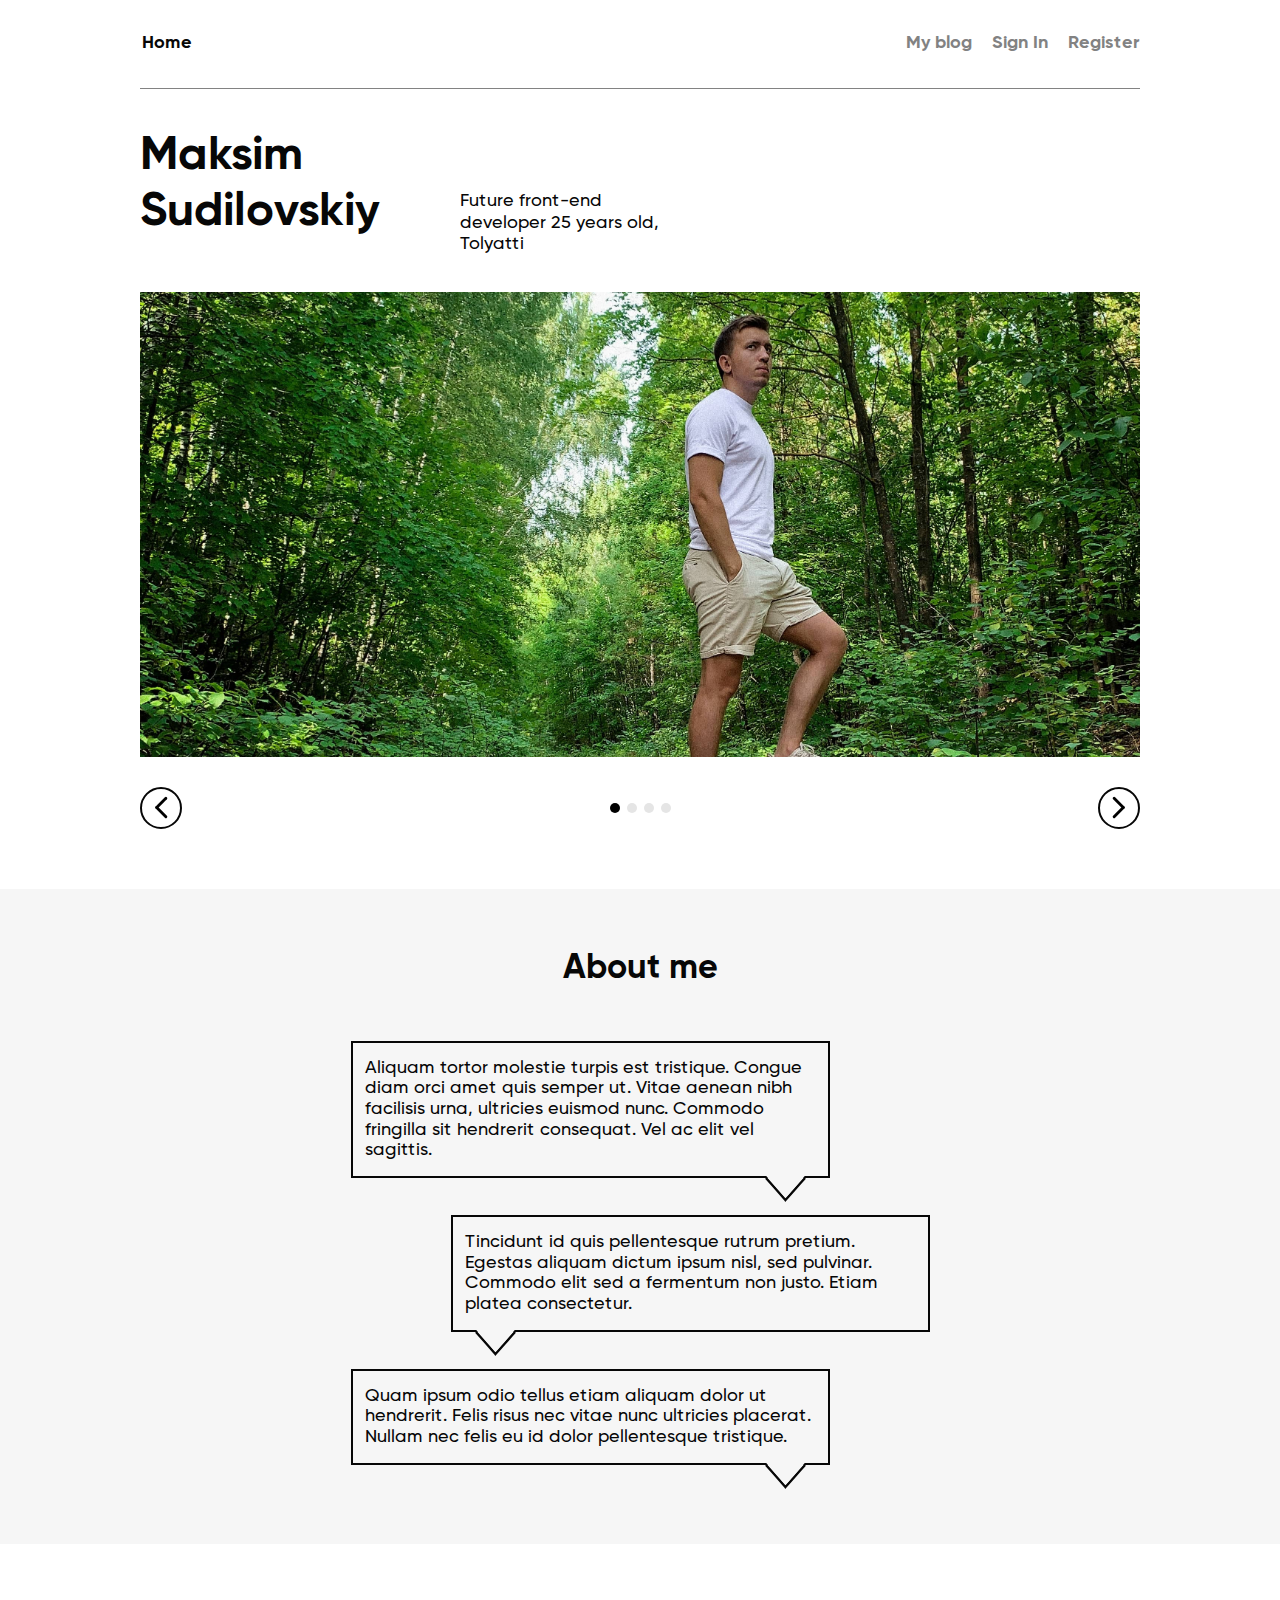
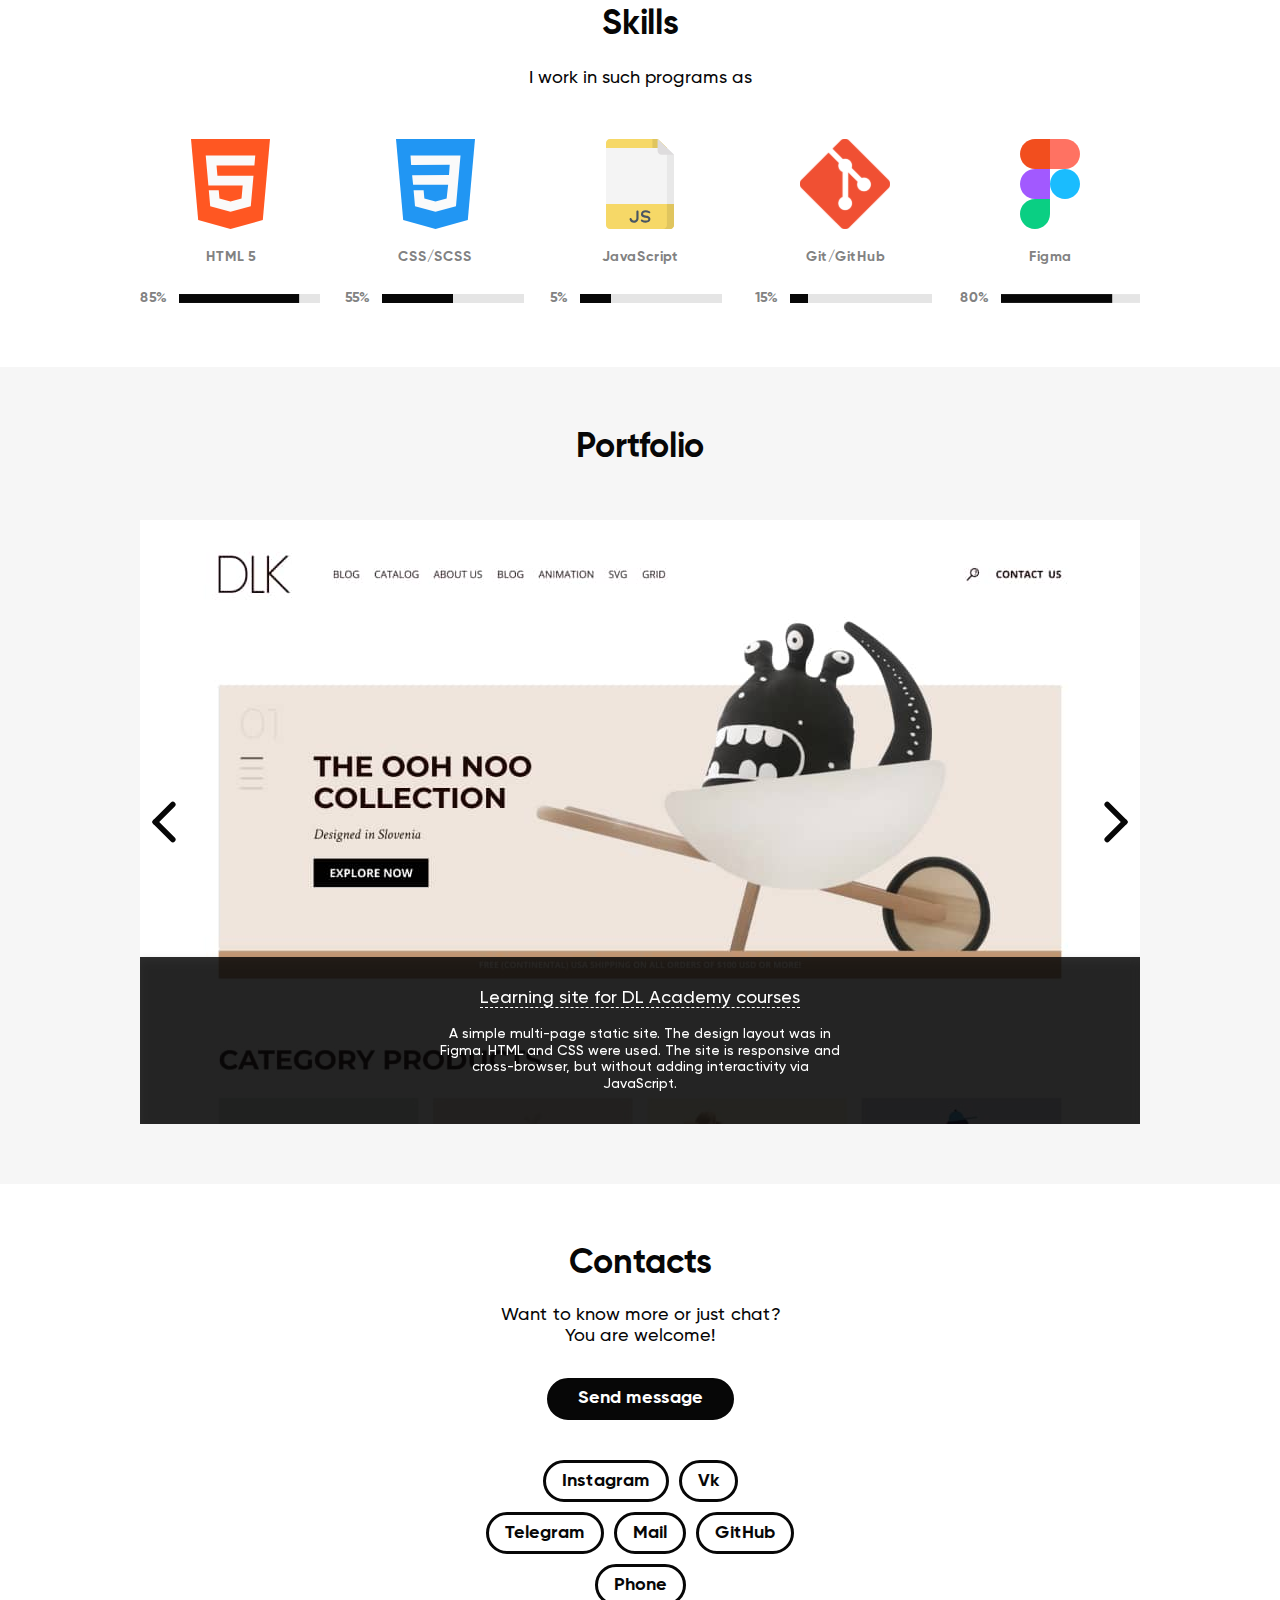
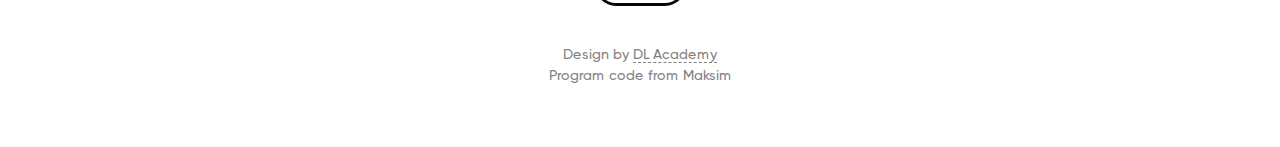
<file: index.html>
<!DOCTYPE html>
<html lang="en">
  <head>
    <meta charset="UTF-8">
    <meta name="viewport" content="width=device-width, initial-scale=1.0">
    <link rel="shortcut icon" href="img/favicon.ico" type="image/x-icon">
    <meta http-equiv="X-UA-Compatible" content="IE=edge">
    <link rel="stylesheet" href="css/main.css">
    <link
      rel="stylesheet"
      href="https://unpkg.com/swiper@8/swiper-bundle.min.css"/>
    <title>Main</title>
  </head>
	<body>
    <header class="header">
  <div class="container">
    <div class="header__container">
      <a class="header__link current-page" href="/" aria-label="link to the main page">Home</a>
      <nav class="header__nav nav">
        <ul class="nav__list">
          <li class="nav__item"><a href="blog.html" class="nav__link">My blog</a></li>
          <li class="nav__item js-btn-signin"><a href="#" class="nav__link" data-signin>Sign In</a></li>
          <li class="nav__item js-btn-register"><a href="#" class="nav__link" data-register>Register</a></li>
          <li class="nav__item js-btn-profile hidden"><a href="profile.html" class="nav__link">My profile</a></li>
        </ul>
      </nav>
    </div>
  </div>
</header>

    <div class="burger">
  
    <input type="checkbox" id="checkbox" class="burger__checkbox visuallyHidden">
    <label for="checkbox">
      <svg class="ham hamRotate ham8 @@location" viewBox="0 0 100 100" width="60" onclick="this.classList.toggle('active')">
        <path
              class="line top"
              d="m 30,33 h 40 c 3.722839,0 7.5,3.126468 7.5,8.578427 0,5.451959 -2.727029,8.421573 -7.5,8.421573 h -20" />
        <path
              class="line middle"
              d="m 30,50 h 40" />
        <path
              class="line bottom"
              d="m 70,67 h -40 c 0,0 -7.5,-0.802118 -7.5,-8.365747 0,-7.563629 7.5,-8.634253 7.5,-8.634253 h 20" />
      </svg>
    </label>
    <div class="burger__menu">
      <ul class="nav__list burger__list">
        <li class="nav__item burger__item"><a href="index.html" class="nav__link burger__link">Home</a></li>
        <li class="nav__item burger__item"><a href="blog.html" class="nav__link burger__link">My blog</a></li>
        <li class="nav__item burger__item"><a href="#" class="nav__link burger__link" data-signin>Sign In</a></li>
        <li class="nav__item burger__item"><a href="#" class="nav__link burger__link" data-register>Register</a></li>
      </ul>
    </div>

</div>

    <main class="page">
      <section class="user">
  <div class="user__container container">
    <div class="user__top">
      <h1 class="user__title">Maksim <br> Sudilovskiy</h1>
      <p class="user__txt">
        Future front-end developer 25 years old, Tolyatti
      </p>
    </div>
    <div class="slider">
      <div class="slider__wrapper">
        <div class="slider__inner">
          <div class="slider__item"><img class="slider__img" src="img/photo-1.jpg" alt="photo user"></div>
          <div class="slider__item"><img class="slider__img" src="img/photo-2.jpg" alt="photo user"></div>
          <div class="slider__item"><img class="slider__img" src="img/photo-2.jpg" alt="photo user"></div>
          <div class="slider__item"><img class="slider__img" src="img/photo-2.jpg" alt="photo user"></div>
        </div>
      </div>
      <div class="slider__nav">
        <button class="slider__btn_prev slider__btn">
          <svg class="slider__arrow-svg">
            <use href="./img/svg/sprite.svg#arrow-slider"></use>
          </svg>
        </button>
        <div class="slider__bullets"></div>
        <button class="slider__btn_next slider__btn">
          <svg class="slider__arrow-svg">
            <use href="./img/svg/sprite.svg#arrow-slider"></use>
          </svg>
        </button>
      </div> 
    </div>
  </div>
</section>

      <section class="about">
  <div class="about__container container">
    <h2 class="about_title">About me</h2>
    <ul class="about__list">
      <li class="about__item">
        <p class="about__txt">
          Aliquam tortor molestie turpis est tristique. Congue diam orci amet
          quis semper ut. Vitae aenean nibh facilisis urna, ultricies euismod
          nunc. Commodo fringilla sit hendrerit consequat. Vel ac elit vel
          sagittis.
        </p>
      </li>
      <li class="about__item">
        <p class="about__txt">
          Tincidunt id quis pellentesque rutrum pretium. Egestas aliquam dictum
          ipsum nisl, sed pulvinar. Commodo elit sed a fermentum non justo.
          Etiam platea consectetur.
        </p>
      </li>
      <li class="about__item">
        <p class="about__txt">
          Quam ipsum odio tellus etiam aliquam dolor ut hendrerit. Felis risus
          nec vitae nunc ultricies placerat. Nullam nec felis eu id dolor
          pellentesque tristique.
        </p>
      </li>
    </ul>
  </div>
</section>

      <section class="skills">
  <div class="skills__container container">
    <h2 class="skills__title">Skills</h2>
    <p class="skills_txt">I work in such programs as</p>
    <ul class="skills__list">
      <li class="skills__item">
        <img src="../img/icon-html.svg" alt="icon html" />
        <span>HTML 5</span>
        <div class="skills__percent">
          <span>85%</span> 
          <svg width="142" height="9" viewBox="0 0 142 9" fill="none" xmlns="http://www.w3.org/2000/svg">
            <rect width="142" height="9" fill="#E5E5E5"/>
            <rect width="121" height="9" fill="#070707"/>
          </svg>
        </div>
      </li>
      <li class="skills__item">
        <img src="../img/icon-css.svg" alt="icon css" />
        <span>CSS/SCSS</span>
        <div class="skills__percent">
          <span>55%</span> 
          <svg width="142" height="9" viewBox="0 0 142 9" fill="none" xmlns="http://www.w3.org/2000/svg">
            <rect width="142" height="9" fill="#E5E5E5"/>
            <rect width="71" height="9" fill="#070707"/>
          </svg>
        </div>
      </li>
      <li class="skills__item">
        <img src="../img/icon-js.svg" alt="icon js" />
        <span>JavaScript</span>
        <div class="skills__percent">
          <span>5%</span> 
          <svg width="142" height="9" viewBox="0 0 142 9" fill="none" xmlns="http://www.w3.org/2000/svg">
            <rect width="142" height="9" fill="#E5E5E5"/>
            <rect width="31" height="9" fill="#070707"/>
          </svg>
        </div>
      </li>
      <li class="skills__item">
        <img src="../img/icon-git.svg" alt="icon git" />
        <span>Git/GitHub</span>
        <div class="skills__percent">
          <span>15%</span> 
          <svg width="142" height="9" viewBox="0 0 142 9" fill="none" xmlns="http://www.w3.org/2000/svg">
            <rect width="142" height="9" fill="#E5E5E5"/>
            <rect width="18" height="9" fill="#070707"/>
          </svg>
        </div>
      </li>
      <li class="skills__item">
        <img src="../img/icon-figma.svg" alt="icon figma" />
        <span>Figma</span>
        <div class="skills__percent">
          <span>80%</span> 
          <svg width="142" height="9" viewBox="0 0 142 9" fill="none" xmlns="http://www.w3.org/2000/svg">
            <rect width="142" height="9" fill="#E5E5E5"/>
            <rect width="113.6" height="9" fill="#070707"/>
          </svg>
        </div>
      </li>
    </ul>
  </div>
</section>

      <section class="portfolio">
  <div class="portfolio__container container">
    <h2 class="portfolio__title">Portfolio</h2>
    <div class="portfolio__slider swiper">
      <div class="swiper-wrapper">
        <div class="swiper-slide">
          <img class="swiper-img" src="img/mysite.jpg" alt="picture my website">
          <div class="swiper-desc">
            <a class="swiper-link" href="#">Learning site for DL Academy courses</a>
            <p class="swiper-txt">A simple multi-page static site. The design layout was in Figma. HTML and CSS were used. The site is responsive and cross-browser, but without adding interactivity via JavaScript.</p>
          </div>
        </div>
        <div class="swiper-slide">
          <img class="swiper-img" src="img/mysite.jpg" alt="picture my website">
          <div class="swiper-desc">
            <a class="swiper-link" href="#">Learning site for DL Academy courses</a>
            <p class="swiper-txt">A simple multi-page static site. The design layout was in Figma. HTML and CSS were used. The site is responsive and cross-browser, but without adding interactivity via JavaScript.</p>
          </div>
        </div>
        <div class="swiper-slide">
          <img class="swiper-img" src="img/mysite.jpg" alt="picture my website">
          <div class="swiper-desc">
            <a class="swiper-link" href="#">Learning site for DL Academy courses</a>
            <p class="swiper-txt">A simple multi-page static site. The design layout was in Figma. HTML and CSS were used. The site is responsive and cross-browser, but without adding interactivity via JavaScript.</p>
          </div>
        </div>
      </div>
      <div class="swiper-button-prev swiper-button"></div>
      <div class="swiper-button-next swiper-button"></div>
    </div>
  </div>
</section>

    </main>
    <footer class="footer @@class-bg">
  <div class="footer__container container">
    <h2 class="footer__title">Contacts</h2>
    <p class="footer__txt-up">Want to know more or just chat?<br> You are welcome!</p>
    <button class="footer__btn-sendmsg" type="button" data-sendMsg>Send message</button>
    <ul class="footer__socials-list">
      <li class="footer__socials-item">
        <a class="footer__socials-link btn" href="#"> Instagram</a>
      </li>
      <li class="footer__socials-item">
        <a class="footer__socials-link btn" href="#"> Vk</a>
      </li>
      <li class="footer__socials-item">
        <a class="footer__socials-link btn" href="#"> Telegram</a>
      </li>
      <li class="footer__socials-item">
        <a class="footer__socials-link btn" href="#"> Mail</a>
      </li>
      <li class="footer__socials-item">
        <a class="footer__socials-link btn" href="#"> GitHub</a>
      </li>
      <li class="footer__socials-item">
        <a class="footer__socials-link btn" href="#"> Phone</a>
      </li>
    </ul>
    <p class="footer__txt-down">Design by <a href="/">DL Academy</a> <br> Program code from Maksim</p>
  </div>
</footer>


    <div id="signin" aria-hidden="true" class="modal-signin">
  <div class="modal-signin__wrapper modal-wrapper">
    <form class="modal-signin__content modal-content js-signin" name="signin">
      <label class="modal-signin__label modal-label" for="email">Email <span class="label-star">*</span></label>
      <input class="modal-signin__input modal-input _req js-input js-input-email" id="email" type="text" name="email"/>
      <span class="message-email"></span>
      <label class="modal-signin__label modal-label" for="pass">Password <span class="label-star">*</span></label>
      <input class="modal-signin__input modal-input _req js-input js-input-pass" type="password" id="pass" name="password"/>
      <span class="message-password"></span>
      <button type="submit" class="modal-signin__btn modal-btn">Login in</button>
      <button data-close type="button" class="modal-signin__close modal-btn-close"><svg class="" data-close>
       <use href="./img/svg/sprite.svg#close" data-close></use>
      </svg></button>
    </form>
  </div>
</div>
    <div id="register" aria-hidden="true" class="modal-reg">
  <div class="modal-reg__wrapper modal-wrapper">
    <form class="modal-reg__content modal-content js-register" name="registration">
      <div class="modal-reg__inp-wrapper">
        <label class="modal-reg__label modal-label">Email <span class="label-star">*</span><input class="modal-reg__input modal-input js-input js-input-email" type="text" name="email"/></label>
        <div class="msgEmail"></div>
      </div>
      <div class="modal-reg__inp-wrapper">
        <label class="modal-reg__label modal-label" >Name <span class="label-star">*</span><input class="modal-reg__input modal-input js-input js-input-name" type="text" name="name"/><div class="msgName"></div></label>
        
        <label class="modal-reg__label modal-label">Surname <span class="label-star">*</span><input class="modal-reg__input modal-input js-input js-input-surname" type="text" name="surname"/><div class="msgSurname"></div></label>  
      </div>
      <div class="modal-reg__inp-wrapper">
        <label class="modal-reg__label modal-label">Password <span class="label-star">*</span> <input class="modal-reg__input modal-input js-input js-input-pass" type="password" name="password"/><div class="msgPass"></div></label>
       
        <label class="modal-reg__label modal-label">Repeat password <span class="label-star">*</span><input class="modal-reg__input modal-input js-input js-input-passRepeat" type="password" name="passwordRepeat"/><div class="msgRepPass"></div></label>
      </div>
       <div class="modal-reg__inp-wrapper">
        <label class="modal-reg__label modal-label">Location <span class="label-star">*</span> <input class="modal-reg__input modal-input js-input js-input-location" type="text" name="location"/><div class="msgLocation"></div></label>
       
        <label class="modal-reg__label modal-label">Age <span class="label-star">*</span><input class="modal-reg__input modal-input js-input js-input-age" name="age"/><div class="msgAge"></div></label>
      </div>
      
      <input class="modal-reg__checkbox js-input-checkbox" type="checkbox" id="agree" name="agreement" />
      <label class="modal-reg__label-agree modal-label" for="agree">Clicking on the button, you consent to the processing of your personal data.</label>


      <button type="submit" class="modal-reg__btn modal-btn">Sign up</button>
      <button data-close type="button" class="modal-reg__close modal-btn-close"><svg data-close class="">
       <use data-close href="./img/svg/sprite.svg#close"></use>
      </svg></button>
    </form>
  </div>
</div>

    <div id="sendmsg" aria-hidden="true" class="modal-sendmsg ">
  <div class="modal-sendmsg__wrapper modal-wrapper">
    <form class="modal-sendmsg__content modal-content js-message">
      <div class="modal-sendmsg__inp-wrapper">
        <label class="modal-sendmsg__label modal-label" >What is your name? <span class="label-star">*</span><input class="modal-sendmsg__input modal-input js-input-name js-input" type="text" name="name"/><span class="message-name"></span></label>
        
        <label class="modal-sendmsg__label modal-label">Message subject <span class="label-star">*</span><input class="modal-sendmsg__input modal-input js-input-subject js-input" type="text" name="messageSubject"/><span class="message-subject"></span></label>  
      </div>
      <div class="modal-sendmsg__inp-wrapper">
        <label class="modal-sendmsg__label modal-label">Your Email <span class="label-star">*</span> <input class="modal-sendmsg__input modal-input js-input-email js-input"  name="email"/><span class="message-email"></span></label>
       
        <label class="modal-sendmsg__label modal-label">Your mobile phone <span class="label-star">*</span><input class="modal-sendmsg__input modal-input js-input-phone js-input" type="phone" name="phone"/><span class="message-phone"></span></label>
      </div>
      
      <label class="modal-sendmsg__label modal-label" for="discuss">What do you want to discuss with me? </label>
      <textarea class="modal-sendmsg__textarea js-input" name="" id="discuss" cols="30" rows="10" name="text"></textarea>
      <span class="message-text"></span>
      
      <input class="modal-sendmsg__checkbox" type="checkbox" id="agree-sendmsg" name="agreement"/>
      <label class="modal-sendmsg__label-agree modal-label" for="agree-sendmsg">Clicking on the button, you consent to the processing of your personal data.</label>


      <button type="submit" class="modal-sendmsg__btn modal-btn">Send</button>
      <button data-close type="button" class="modal-sendmsg__close modal-btn-close"><svg data-close class="">
       <use data-close href="./img/svg/sprite.svg#close"></use>
      </svg></button>
    </form>
  </div>
</div>

   
    <script src="https://unpkg.com/swiper@8/swiper-bundle.min.js"></script>
    <script src="js/main.js"></script>
    

	</body>
</html>
</file>
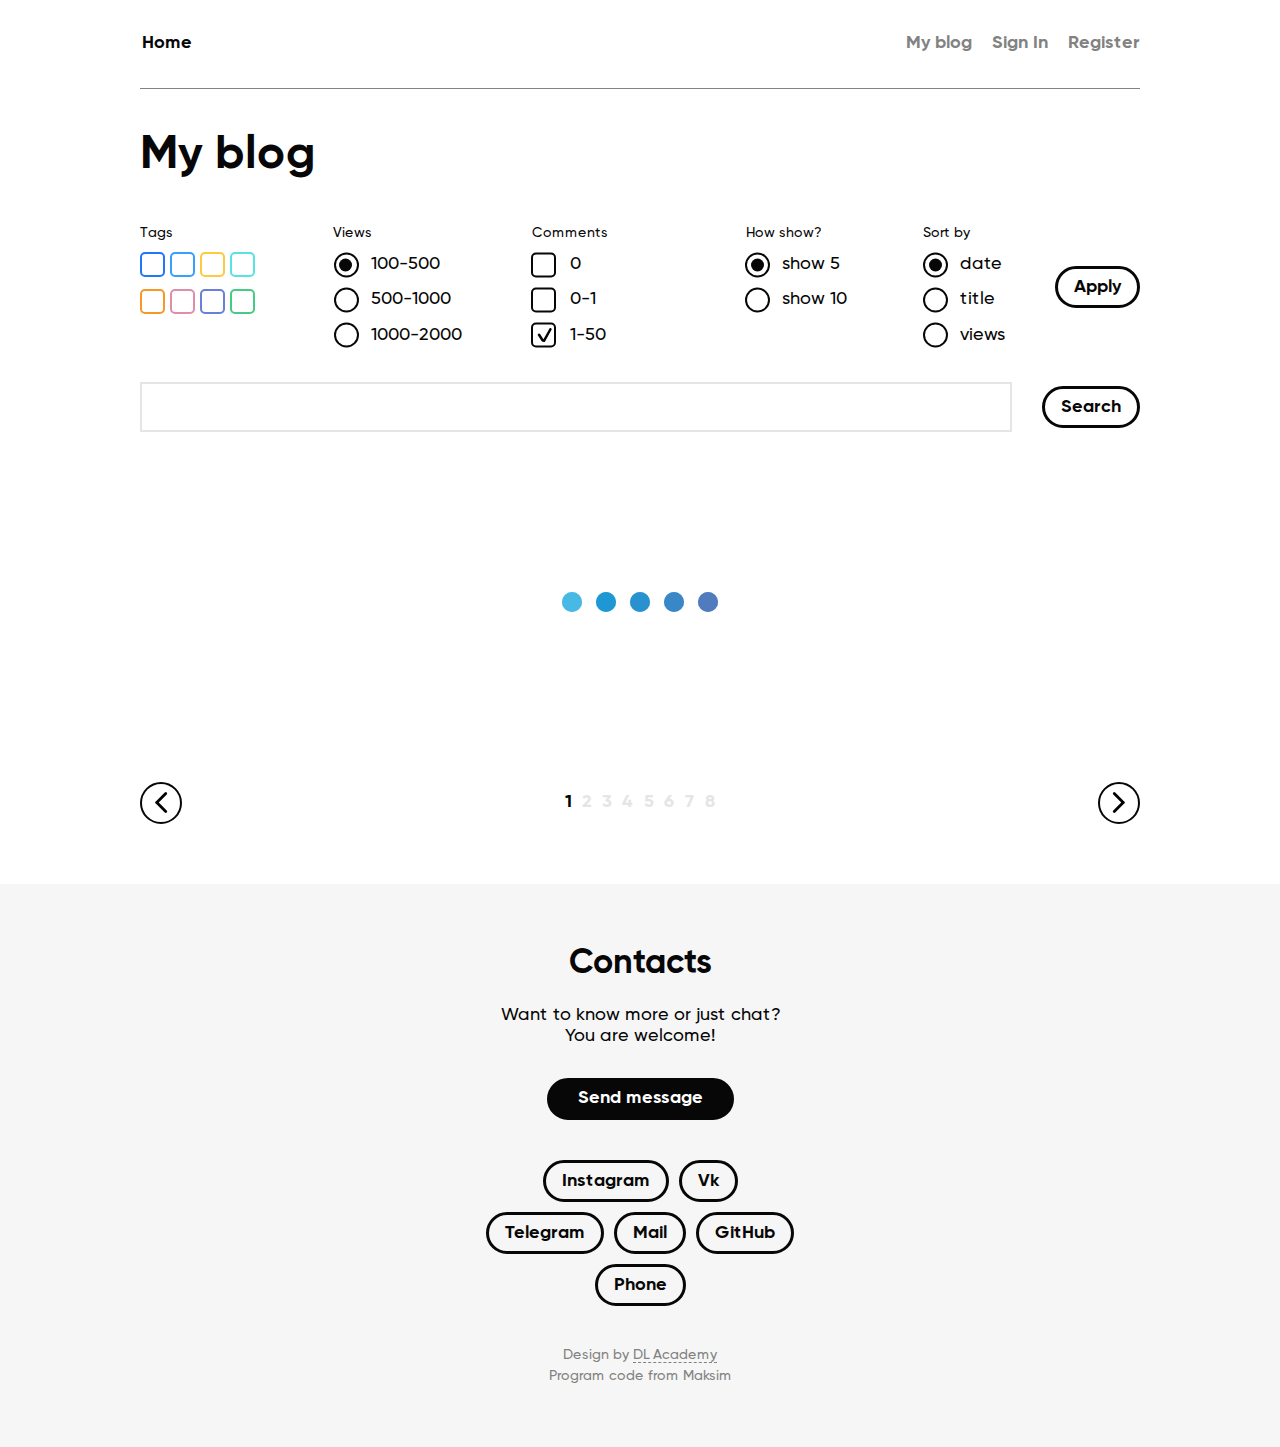
<file: blog.html>
<!DOCTYPE html>
<html lang="en">
  <head>
    <meta charset="UTF-8">
    <meta name="viewport" content="width=device-width, initial-scale=1.0">
    <link rel="shortcut icon" href="img/favicon.ico" type="image/x-icon">
    <meta http-equiv="X-UA-Compatible" content="IE=edge">
    <link rel="stylesheet" href="css/blog.css">
    <title>My Blog</title>
  </head>
	<body>
    <header class="header">
  <div class="container">
    <div class="header__container">
      <a class="header__link current-page" href="/" aria-label="link to the main page">Home</a>
      <nav class="header__nav nav">
        <ul class="nav__list">
          <li class="nav__item"><a href="blog.html" class="nav__link">My blog</a></li>
          <li class="nav__item js-btn-signin"><a href="#" class="nav__link" data-signin>Sign In</a></li>
          <li class="nav__item js-btn-register"><a href="#" class="nav__link" data-register>Register</a></li>
          <li class="nav__item js-btn-profile hidden"><a href="profile.html" class="nav__link">My profile</a></li>
        </ul>
      </nav>
    </div>
  </div>
</header>

    <div class="burger">
  
    <input type="checkbox" id="checkbox" class="burger__checkbox visuallyHidden">
    <label for="checkbox">
      <svg class="ham hamRotate ham8 burger-location" viewBox="0 0 100 100" width="60" onclick="this.classList.toggle('active')">
        <path
              class="line top"
              d="m 30,33 h 40 c 3.722839,0 7.5,3.126468 7.5,8.578427 0,5.451959 -2.727029,8.421573 -7.5,8.421573 h -20" />
        <path
              class="line middle"
              d="m 30,50 h 40" />
        <path
              class="line bottom"
              d="m 70,67 h -40 c 0,0 -7.5,-0.802118 -7.5,-8.365747 0,-7.563629 7.5,-8.634253 7.5,-8.634253 h 20" />
      </svg>
    </label>
    <div class="burger__menu">
      <ul class="nav__list burger__list">
        <li class="nav__item burger__item"><a href="index.html" class="nav__link burger__link">Home</a></li>
        <li class="nav__item burger__item"><a href="blog.html" class="nav__link burger__link">My blog</a></li>
        <li class="nav__item burger__item"><a href="#" class="nav__link burger__link" data-signin>Sign In</a></li>
        <li class="nav__item burger__item"><a href="#" class="nav__link burger__link" data-register>Register</a></li>
      </ul>
    </div>

</div>

    <main class="page">
      <section class="blog">
  <div class="blog__container container">
    <h1 class="blog__title">My blog</h1>
    <div class="blog__filter filter">
      <form class="filter__form" name="filterForm">
        <div class="filter__tags">
          <span class="filter__name">Tags</span>
          <label class="filter__label-tags filter__label-tags_blue">
            <input class="filter__inp-tags" type="checkbox" name="blue">
            <svg  class="filter__check-icon" width="12" height="12.5" viewBox="0 0 15 15" fill="none" xmlns="http://www.w3.org/2000/svg">
              <path class="filter__check-icon_blue" d="M2 6.75L5.91301 12.77C6.20128 13.2135 6.85836 13.1893 7.11327 12.7259L13.425 1.25" stroke="#000" stroke-width="2.5" stroke-linecap="round"/>
            </svg>
          </label>
          <label class="filter__label-tags filter__label-tags_cyan">
            <input class="filter__inp-tags filter__inp-tags_cyan" type="checkbox" name="cyan">
            <svg  class="filter__check-icon" width="12" height="12.5" viewBox="0 0 15 15" fill="none" xmlns="http://www.w3.org/2000/svg">
              <path class="filter__check-icon_cyan" d="M2 6.75L5.91301 12.77C6.20128 13.2135 6.85836 13.1893 7.11327 12.7259L13.425 1.25" stroke="#000" stroke-width="2.5" stroke-linecap="round"/>
            </svg>
          </label>
          <label class="filter__label-tags filter__label-tags_yellow">
            <input class="filter__inp-tags filter__inp-tags_yellow" type="checkbox" name="yellow">
            <svg  class="filter__check-icon" width="12" height="12.5" viewBox="0 0 15 15" fill="none" xmlns="http://www.w3.org/2000/svg">
              <path class="filter__check-icon_yellow" d="M2 6.75L5.91301 12.77C6.20128 13.2135 6.85836 13.1893 7.11327 12.7259L13.425 1.25" stroke="#000" stroke-width="2.5" stroke-linecap="round"/>
            </svg>
          </label>
          <label class="filter__label-tags filter__label-tags_turquoise">
            <input class="filter__inp-tags filter__inp-tags_turquoise" type="checkbox" name="turquoise">
            <svg  class="filter__check-icon" width="12" height="12.5" viewBox="0 0 15 15" fill="none" xmlns="http://www.w3.org/2000/svg">
              <path class="filter__check-icon_turquoise" d="M2 6.75L5.91301 12.77C6.20128 13.2135 6.85836 13.1893 7.11327 12.7259L13.425 1.25" stroke="#000" stroke-width="2.5" stroke-linecap="round"/>
            </svg>
          </label>
          <label class="filter__label-tags filter__label-tags_orange">
            <input class="filter__inp-tags filter__inp-tags_orange" type="checkbox" name="orange">
            <svg  class="filter__check-icon" width="12" height="12.5" viewBox="0 0 15 15" fill="none" xmlns="http://www.w3.org/2000/svg">
              <path class="filter__check-icon_orange" d="M2 6.75L5.91301 12.77C6.20128 13.2135 6.85836 13.1893 7.11327 12.7259L13.425 1.25" stroke="#000" stroke-width="2.5" stroke-linecap="round"/>
            </svg>
          </label>
          <label class="filter__label-tags filter__label-tags_red">
            <input class="filter__inp-tags filter__inp-tags_red" type="checkbox" name="red">
            <svg  class="filter__check-icon" width="12" height="12.5" viewBox="0 0 15 15" fill="none" xmlns="http://www.w3.org/2000/svg">
              <path class="filter__check-icon_red" d="M2 6.75L5.91301 12.77C6.20128 13.2135 6.85836 13.1893 7.11327 12.7259L13.425 1.25" stroke="#000" stroke-width="2.5" stroke-linecap="round"/>
            </svg>
          </label>
          <label class="filter__label-tags filter__label-tags_purple">
            <input class="filter__inp-tags filter__inp-tags_purple" type="checkbox" name="purple">
            <svg  class="filter__check-icon" width="12" height="12.5" viewBox="0 0 15 15" fill="none" xmlns="http://www.w3.org/2000/svg">
              <path class="filter__check-icon_purple" d="M2 6.75L5.91301 12.77C6.20128 13.2135 6.85836 13.1893 7.11327 12.7259L13.425 1.25" stroke="#000" stroke-width="2.5" stroke-linecap="round"/>
            </svg>
          </label>
          <label class="filter__label-tags filter__label-tags_green">
            <input class="filter__inp-tags filter__inp-tags_green" type="checkbox" name="green">
            <svg  class="filter__check-icon" width="12" height="12.5" viewBox="0 0 15 15" fill="none" xmlns="http://www.w3.org/2000/svg">
              <path class="filter__check-icon_green" d="M2 6.75L5.91301 12.77C6.20128 13.2135 6.85836 13.1893 7.11327 12.7259L13.425 1.25" stroke="#000" stroke-width="2.5" stroke-linecap="round"/>
            </svg>
          </label>
        </div>
        <div class="filter__views">
          <span class="filter__name">Views</span>
          <input class="filter__inp-views" type="radio" name="views" id="views-1" value="100-500" checked>
          <label class="filter__label-views" for="views-1">100-500</label>
          <input class="filter__inp-views" type="radio" name="views" id="views-2" value="500-1000">
          <label class="filter__label-views" for="views-2">500-1000</label>
          <input class="filter__inp-views" type="radio" name="views" id="views-3" value="1000-2000">
          <label class="filter__label-views" for="views-3">1000-2000</label>
        </div>
        <div class="filter__comments">
          <span class="filter__name">Comments</span>
          <input class="filter__inp-comment" type="checkbox" id="comments-1" name="comments" value="0">
          <label class="filter__label-comment" for="comments-1">0</label>
          <input class="filter__inp-comment" type="checkbox" id="comments-2" name="comments" value="0-1">
          <label class="filter__label-comment" for="comments-2">0-1</label>
          <input class="filter__inp-comment" type="checkbox" id="comments-3" name="comments" value="1-50" checked>
          <label class="filter__label-comment" for="comments-3">1-50</label>
        </div>
        <div class="filter__show">
          <span class="filter__name">How show?</span>
          <input class="filter__inp-show" type="radio" name="limit" id="show-1" value="5" checked>
          <label class="filter__label-show" for="show-1">show 5</label>
          <input class="filter__inp-show" type="radio" name="limit" id="show-2" value="10">
          <label class="filter__label-show" for="show-2">show 10</label>
        </div>
        <div class="filter__sort">
          <span class="filter__name">Sort by</span>
          <input class="filter__inp-sort" type="radio" name="sort" id="sort-1" value="date" checked>
          <label class="filter__label-sort" for="sort-1">date</label>
          <input class="filter__inp-sort" type="radio" name="sort" id="sort-2" value="title">
          <label class="filter__label-sort" for="sort-2">title</label>
          <input class="filter__inp-sort" type="radio" name="sort" id="sort-3" value="views">
          <label class="filter__label-sort" for="sort-3">views</label>
        </div>
        <button class="filter__btn btn">Apply</button>
      </form>
    </div>
    <div class="blog__search search">
      <form class="search__form">
        <input class="search__inp" type="text">
        <button class="search__btn btn">Search</button>
      </form>
    </div>
    <div class="blog__posts post">
      <div class="preloader active">
        <div class="circle circle-1"></div>
        <div class="circle circle-2"></div>
        <div class="circle circle-3"></div>
        <div class="circle circle-4"></div>
        <div class="circle circle-5"></div>
      </div>
    </div>
    <div class="blog__pagintaion pagination">
      <button class="pagination__btn pagination__btn_prev" type="button">
        <svg class="pagination__arrow-svg">
         <use href="./img/svg/sprite.svg#arrow-slider"></use>
        </svg>
      </button>
      <div class="pagination__pages">
        <button class="pagination__page pagination__page_current" type="button">1</button>
        <button class="pagination__page" type="button">2</button>
        <button class="pagination__page" type="button">3</button>
        <button class="pagination__page" type="button">4</button>
        <button class="pagination__page" type="button">5</button>
        <button class="pagination__page" type="button">6</button>
        <button class="pagination__page" type="button">7</button>
        <button class="pagination__page" type="button">8</button>
      </div>
      <button class="pagination__btn pagination__btn_next" type="button">
        <svg class="pagination__arrow-svg">
         <use href="./img/svg/sprite.svg#arrow-slider"></use>
        </svg>
      </button>
    </div>  
  </div>
</section>
    </main>
    <footer class="footer footer-bg">
  <div class="footer__container container">
    <h2 class="footer__title">Contacts</h2>
    <p class="footer__txt-up">Want to know more or just chat?<br> You are welcome!</p>
    <button class="footer__btn-sendmsg" type="button" data-sendMsg>Send message</button>
    <ul class="footer__socials-list">
      <li class="footer__socials-item">
        <a class="footer__socials-link btn" href="#"> Instagram</a>
      </li>
      <li class="footer__socials-item">
        <a class="footer__socials-link btn" href="#"> Vk</a>
      </li>
      <li class="footer__socials-item">
        <a class="footer__socials-link btn" href="#"> Telegram</a>
      </li>
      <li class="footer__socials-item">
        <a class="footer__socials-link btn" href="#"> Mail</a>
      </li>
      <li class="footer__socials-item">
        <a class="footer__socials-link btn" href="#"> GitHub</a>
      </li>
      <li class="footer__socials-item">
        <a class="footer__socials-link btn" href="#"> Phone</a>
      </li>
    </ul>
    <p class="footer__txt-down">Design by <a href="/">DL Academy</a> <br> Program code from Maksim</p>
  </div>
</footer>

    
    <div id="signin" aria-hidden="true" class="modal-signin">
  <div class="modal-signin__wrapper modal-wrapper">
    <form class="modal-signin__content modal-content js-signin" name="signin">
      <label class="modal-signin__label modal-label" for="email">Email <span class="label-star">*</span></label>
      <input class="modal-signin__input modal-input _req js-input js-input-email" id="email" type="text" name="email"/>
      <span class="message-email"></span>
      <label class="modal-signin__label modal-label" for="pass">Password <span class="label-star">*</span></label>
      <input class="modal-signin__input modal-input _req js-input js-input-pass" type="password" id="pass" name="password"/>
      <span class="message-password"></span>
      <button type="submit" class="modal-signin__btn modal-btn">Login in</button>
      <button data-close type="button" class="modal-signin__close modal-btn-close"><svg class="" data-close>
       <use href="./img/svg/sprite.svg#close" data-close></use>
      </svg></button>
    </form>
  </div>
</div>
    <div id="register" aria-hidden="true" class="modal-reg">
  <div class="modal-reg__wrapper modal-wrapper">
    <form class="modal-reg__content modal-content js-register" name="registration">
      <div class="modal-reg__inp-wrapper">
        <label class="modal-reg__label modal-label">Email <span class="label-star">*</span><input class="modal-reg__input modal-input js-input js-input-email" type="text" name="email"/></label>
        <div class="msgEmail"></div>
      </div>
      <div class="modal-reg__inp-wrapper">
        <label class="modal-reg__label modal-label" >Name <span class="label-star">*</span><input class="modal-reg__input modal-input js-input js-input-name" type="text" name="name"/><div class="msgName"></div></label>
        
        <label class="modal-reg__label modal-label">Surname <span class="label-star">*</span><input class="modal-reg__input modal-input js-input js-input-surname" type="text" name="surname"/><div class="msgSurname"></div></label>  
      </div>
      <div class="modal-reg__inp-wrapper">
        <label class="modal-reg__label modal-label">Password <span class="label-star">*</span> <input class="modal-reg__input modal-input js-input js-input-pass" type="password" name="password"/><div class="msgPass"></div></label>
       
        <label class="modal-reg__label modal-label">Repeat password <span class="label-star">*</span><input class="modal-reg__input modal-input js-input js-input-passRepeat" type="password" name="passwordRepeat"/><div class="msgRepPass"></div></label>
      </div>
       <div class="modal-reg__inp-wrapper">
        <label class="modal-reg__label modal-label">Location <span class="label-star">*</span> <input class="modal-reg__input modal-input js-input js-input-location" type="text" name="location"/><div class="msgLocation"></div></label>
       
        <label class="modal-reg__label modal-label">Age <span class="label-star">*</span><input class="modal-reg__input modal-input js-input js-input-age" name="age"/><div class="msgAge"></div></label>
      </div>
      
      <input class="modal-reg__checkbox js-input-checkbox" type="checkbox" id="agree" name="agreement" />
      <label class="modal-reg__label-agree modal-label" for="agree">Clicking on the button, you consent to the processing of your personal data.</label>


      <button type="submit" class="modal-reg__btn modal-btn">Sign up</button>
      <button data-close type="button" class="modal-reg__close modal-btn-close"><svg data-close class="">
       <use data-close href="./img/svg/sprite.svg#close"></use>
      </svg></button>
    </form>
  </div>
</div>

    <div id="sendmsg" aria-hidden="true" class="modal-sendmsg ">
  <div class="modal-sendmsg__wrapper modal-wrapper">
    <form class="modal-sendmsg__content modal-content js-message">
      <div class="modal-sendmsg__inp-wrapper">
        <label class="modal-sendmsg__label modal-label" >What is your name? <span class="label-star">*</span><input class="modal-sendmsg__input modal-input js-input-name js-input" type="text" name="name"/><span class="message-name"></span></label>
        
        <label class="modal-sendmsg__label modal-label">Message subject <span class="label-star">*</span><input class="modal-sendmsg__input modal-input js-input-subject js-input" type="text" name="messageSubject"/><span class="message-subject"></span></label>  
      </div>
      <div class="modal-sendmsg__inp-wrapper">
        <label class="modal-sendmsg__label modal-label">Your Email <span class="label-star">*</span> <input class="modal-sendmsg__input modal-input js-input-email js-input"  name="email"/><span class="message-email"></span></label>
       
        <label class="modal-sendmsg__label modal-label">Your mobile phone <span class="label-star">*</span><input class="modal-sendmsg__input modal-input js-input-phone js-input" type="phone" name="phone"/><span class="message-phone"></span></label>
      </div>
      
      <label class="modal-sendmsg__label modal-label" for="discuss">What do you want to discuss with me? </label>
      <textarea class="modal-sendmsg__textarea js-input" name="" id="discuss" cols="30" rows="10" name="text"></textarea>
      <span class="message-text"></span>
      
      <input class="modal-sendmsg__checkbox" type="checkbox" id="agree-sendmsg" name="agreement"/>
      <label class="modal-sendmsg__label-agree modal-label" for="agree-sendmsg">Clicking on the button, you consent to the processing of your personal data.</label>


      <button type="submit" class="modal-sendmsg__btn modal-btn">Send</button>
      <button data-close type="button" class="modal-sendmsg__close modal-btn-close"><svg data-close class="">
       <use data-close href="./img/svg/sprite.svg#close"></use>
      </svg></button>
    </form>
  </div>
</div>


    <script src="js/blog.js"></script>
	</body>
</html>
</file>
<file: css/main.css>
*{padding:0;margin:0;border:0}*,:after,:before{-webkit-box-sizing:border-box;box-sizing:border-box}button,input,textarea{font-family:inherit}button{padding:0;cursor:pointer}a,a:hover,a:visited{text-decoration:none}ul li{list-style:none}img{vertical-align:top}input[type=number]{-moz-appearance:textfield;-webkit-appearance:textfield;appearance:textfield}input[type=number]::-webkit-inner-spin-button,input[type=number]::-webkit-outer-spin-button{display:none}@font-face{font-family:Gilroy;font-display:swap;src:url(../fonts/Gilroy-Medium.woff2) format("woff2"),url(../fonts/Gilroy-Medium.woff) format("woff");font-weight:500;font-style:normal}@font-face{font-family:Gilroy;font-display:swap;src:url(../fonts/Gilroy-Bold.woff2) format("woff2"),url(../fonts/Gilroy-Bold.woff) format("woff");font-weight:700;font-style:normal}@font-face{font-family:Gilroy;font-display:swap;src:url(../fonts/Gilroy-Regular.woff2) format("woff2"),url(../fonts/Gilroy-Regular.woff) format("woff");font-weight:400;font-style:normal}html{font-size:16px}body{font-family:Gilroy,Arial,sans-serif;font-weight:500;color:#070707;position:relative}label{cursor:pointer}.container{max-width:1120px;width:100%;margin:0 auto;padding:0 60px}.btn{display:block;padding:0 16px;font-weight:700;font-size:1.125rem;line-height:2;color:#070707;border:3px solid #070707;border-radius:30px;background:0 0;-webkit-transition:.3s;-o-transition:.3s;transition:.3s}.btn:hover{background:#070707;color:#fff}.btn:disabled{background:#e5e5e5;color:#e5e5e5}.hidden{display:none}@font-face{font-family:swiper-icons;src:url("data:application/font-woff;charset=utf-8;base64, [base64]//wADZ2x5ZgAAAywAAADMAAAD2MHtryVoZWFkAAABbAAAADAAAAA2E2+eoWhoZWEAAAGcAAAAHwAAACQC9gDzaG10eAAAAigAAAAZAAAArgJkABFsb2NhAAAC0AAAAFoAAABaFQAUGG1heHAAAAG8AAAAHwAAACAAcABAbmFtZQAAA/gAAAE5AAACXvFdBwlwb3N0AAAFNAAAAGIAAACE5s74hXjaY2BkYGAAYpf5Hu/j+W2+MnAzMYDAzaX6QjD6/4//Bxj5GA8AuRwMYGkAPywL13jaY2BkYGA88P8Agx4j+/8fQDYfA1AEBWgDAIB2BOoAeNpjYGRgYNBh4GdgYgABEMnIABJzYNADCQAACWgAsQB42mNgYfzCOIGBlYGB0YcxjYGBwR1Kf2WQZGhhYGBiYGVmgAFGBiQQkOaawtDAoMBQxXjg/wEGPcYDDA4wNUA2CCgwsAAAO4EL6gAAeNpj2M0gyAACqxgGNWBkZ2D4/wMA+xkDdgAAAHjaY2BgYGaAYBkGRgYQiAHyGMF8FgYHIM3DwMHABGQrMOgyWDLEM1T9/w8UBfEMgLzE////P/5//f/V/xv+r4eaAAeMbAxwIUYmIMHEgKYAYjUcsDAwsLKxc3BycfPw8jEQA/[base64]/uznmfPFBNODM2K7MTQ45YEAZqGP81AmGGcF3iPqOop0r1SPTaTbVkfUe4HXj97wYE+yNwWYxwWu4v1ugWHgo3S1XdZEVqWM7ET0cfnLGxWfkgR42o2PvWrDMBSFj/IHLaF0zKjRgdiVMwScNRAoWUoH78Y2icB/yIY09An6AH2Bdu/UB+yxopYshQiEvnvu0dURgDt8QeC8PDw7Fpji3fEA4z/PEJ6YOB5hKh4dj3EvXhxPqH/SKUY3rJ7srZ4FZnh1PMAtPhwP6fl2PMJMPDgeQ4rY8YT6Gzao0eAEA409DuggmTnFnOcSCiEiLMgxCiTI6Cq5DZUd3Qmp10vO0LaLTd2cjN4fOumlc7lUYbSQcZFkutRG7g6JKZKy0RmdLY680CDnEJ+UMkpFFe1RN7nxdVpXrC4aTtnaurOnYercZg2YVmLN/d/gczfEimrE/fs/bOuq29Zmn8tloORaXgZgGa78yO9/cnXm2BpaGvq25Dv9S4E9+5SIc9PqupJKhYFSSl47+Qcr1mYNAAAAeNptw0cKwkAAAMDZJA8Q7OUJvkLsPfZ6zFVERPy8qHh2YER+3i/BP83vIBLLySsoKimrqKqpa2hp6+jq6RsYGhmbmJqZSy0sraxtbO3sHRydnEMU4uR6yx7JJXveP7WrDycAAAAAAAH//wACeNpjYGRgYOABYhkgZgJCZgZNBkYGLQZtIJsFLMYAAAw3ALgAeNolizEKgDAQBCchRbC2sFER0YD6qVQiBCv/H9ezGI6Z5XBAw8CBK/m5iQQVauVbXLnOrMZv2oLdKFa8Pjuru2hJzGabmOSLzNMzvutpB3N42mNgZGBg4GKQYzBhYMxJLMlj4GBgAYow/P/PAJJhLM6sSoWKfWCAAwDAjgbRAAB42mNgYGBkAIIbCZo5IPrmUn0hGA0AO8EFTQAA");font-weight:400;font-style:normal}:root{--swiper-theme-color:#007aff;--swiper-navigation-size:44px}.swiper{margin-left:auto;margin-right:auto;overflow:hidden;list-style:none;padding:0;z-index:1}.swiper-vertical>.swiper-wrapper{-webkit-box-orient:vertical;-webkit-box-direction:normal;-ms-flex-direction:column;flex-direction:column}.swiper-wrapper{position:relative;width:100%;height:100%;z-index:1;display:-webkit-box;display:-ms-flexbox;display:flex;-webkit-transition-property:-webkit-transform;-o-transition-property:transform;transition-property:transform,-webkit-transform;-webkit-box-sizing:content-box;box-sizing:content-box}.swiper-android .swiper-slide,.swiper-wrapper{-webkit-transform:translate3d(0,0,0);transform:translate3d(0,0,0)}.swiper-pointer-events{-ms-touch-action:pan-y;touch-action:pan-y}.swiper-pointer-events.swiper-vertical{-ms-touch-action:pan-x;touch-action:pan-x}.swiper-slide{-ms-flex-negative:0;flex-shrink:0;width:100%;height:100%;position:relative;-webkit-transition-property:-webkit-transform;-o-transition-property:transform;transition-property:transform,-webkit-transform}.swiper-slide-invisible-blank{visibility:hidden}.swiper-autoheight,.swiper-autoheight .swiper-slide{height:auto}.swiper-autoheight .swiper-wrapper{-webkit-box-align:start;-ms-flex-align:start;align-items:flex-start;-webkit-transition-property:height,-webkit-transform;-o-transition-property:transform,height;transition-property:transform,height,-webkit-transform}.swiper-backface-hidden .swiper-slide{-webkit-transform:translateZ(0);transform:translateZ(0);-webkit-backface-visibility:hidden;backface-visibility:hidden}.swiper-3d,.swiper-3d.swiper-css-mode .swiper-wrapper{-webkit-perspective:1200px;perspective:1200px}.swiper-3d .swiper-cube-shadow,.swiper-3d .swiper-slide,.swiper-3d .swiper-slide-shadow,.swiper-3d .swiper-slide-shadow-bottom,.swiper-3d .swiper-slide-shadow-left,.swiper-3d .swiper-slide-shadow-right,.swiper-3d .swiper-slide-shadow-top,.swiper-3d .swiper-wrapper{-webkit-transform-style:preserve-3d;transform-style:preserve-3d}.swiper-3d .swiper-slide-shadow,.swiper-3d .swiper-slide-shadow-bottom,.swiper-3d .swiper-slide-shadow-left,.swiper-3d .swiper-slide-shadow-right,.swiper-3d .swiper-slide-shadow-top{position:absolute;left:0;top:0;width:100%;height:100%;pointer-events:none;z-index:10}.swiper-3d .swiper-slide-shadow{background:rgba(0,0,0,.15)}.swiper-3d .swiper-slide-shadow-left{background-image:-webkit-gradient(linear,right top,left top,from(rgba(0,0,0,.5)),to(rgba(0,0,0,0)));background-image:-o-linear-gradient(right,rgba(0,0,0,.5),rgba(0,0,0,0));background-image:linear-gradient(to left,rgba(0,0,0,.5),rgba(0,0,0,0))}.swiper-3d .swiper-slide-shadow-right{background-image:-webkit-gradient(linear,left top,right top,from(rgba(0,0,0,.5)),to(rgba(0,0,0,0)));background-image:-o-linear-gradient(left,rgba(0,0,0,.5),rgba(0,0,0,0));background-image:linear-gradient(to right,rgba(0,0,0,.5),rgba(0,0,0,0))}.swiper-3d .swiper-slide-shadow-top{background-image:-webkit-gradient(linear,left bottom,left top,from(rgba(0,0,0,.5)),to(rgba(0,0,0,0)));background-image:-o-linear-gradient(bottom,rgba(0,0,0,.5),rgba(0,0,0,0));background-image:linear-gradient(to top,rgba(0,0,0,.5),rgba(0,0,0,0))}.swiper-3d .swiper-slide-shadow-bottom{background-image:-webkit-gradient(linear,left top,left bottom,from(rgba(0,0,0,.5)),to(rgba(0,0,0,0)));background-image:-o-linear-gradient(top,rgba(0,0,0,.5),rgba(0,0,0,0));background-image:linear-gradient(to bottom,rgba(0,0,0,.5),rgba(0,0,0,0))}.swiper-css-mode>.swiper-wrapper{overflow:auto;scrollbar-width:none;-ms-overflow-style:none}.swiper-css-mode>.swiper-wrapper::-webkit-scrollbar{display:none}.swiper-css-mode>.swiper-wrapper>.swiper-slide{scroll-snap-align:start start}.swiper-horizontal.swiper-css-mode>.swiper-wrapper{-ms-scroll-snap-type:x mandatory;scroll-snap-type:x mandatory}.swiper-vertical.swiper-css-mode>.swiper-wrapper{-ms-scroll-snap-type:y mandatory;scroll-snap-type:y mandatory}.swiper-centered>.swiper-wrapper::before{content:"";-ms-flex-negative:0;flex-shrink:0;-webkit-box-ordinal-group:10000;-ms-flex-order:9999;order:9999}.swiper-centered.swiper-horizontal>.swiper-wrapper>.swiper-slide:first-child{-webkit-margin-start:var(--swiper-centered-offset-before);margin-inline-start:var(--swiper-centered-offset-before)}.swiper-centered.swiper-horizontal>.swiper-wrapper::before{height:100%;min-height:1px;width:var(--swiper-centered-offset-after)}.swiper-centered.swiper-vertical>.swiper-wrapper>.swiper-slide:first-child{-webkit-margin-before:var(--swiper-centered-offset-before);margin-block-start:var(--swiper-centered-offset-before)}.swiper-centered.swiper-vertical>.swiper-wrapper::before{width:100%;min-width:1px;height:var(--swiper-centered-offset-after)}.swiper-centered>.swiper-wrapper>.swiper-slide{scroll-snap-align:center center}.swiper-virtual .swiper-slide{-webkit-backface-visibility:hidden;-webkit-transform:translateZ(0);transform:translateZ(0)}.swiper-virtual.swiper-css-mode .swiper-wrapper::after{content:"";position:absolute;left:0;top:0;pointer-events:none}.swiper-virtual.swiper-css-mode.swiper-horizontal .swiper-wrapper::after{height:1px;width:var(--swiper-virtual-size)}.swiper-virtual.swiper-css-mode.swiper-vertical .swiper-wrapper::after{width:1px;height:var(--swiper-virtual-size)}.swiper-button-next,.swiper-button-prev{position:absolute;top:50%;width:calc(var(--swiper-navigation-size)/ 44 * 27);height:var(--swiper-navigation-size);margin-top:calc(0px - var(--swiper-navigation-size)/ 2);z-index:10;cursor:pointer;display:-webkit-box;display:-ms-flexbox;display:flex;-webkit-box-align:center;-ms-flex-align:center;align-items:center;-webkit-box-pack:center;-ms-flex-pack:center;justify-content:center;color:var(--swiper-navigation-color,var(--swiper-theme-color))}.swiper-button-next.swiper-button-disabled,.swiper-button-prev.swiper-button-disabled{opacity:.35;cursor:auto;pointer-events:none}.swiper-button-next:after,.swiper-button-prev:after{font-family:swiper-icons;font-size:var(--swiper-navigation-size);text-transform:none!important;letter-spacing:0;text-transform:none;font-variant:initial;line-height:1}.swiper-button-prev,.swiper-rtl .swiper-button-next{left:10px;right:auto}.swiper-button-prev:after,.swiper-rtl .swiper-button-next:after{content:"prev"}.swiper-button-next,.swiper-rtl .swiper-button-prev{right:10px;left:auto}.swiper-button-next:after,.swiper-rtl .swiper-button-prev:after{content:"next"}.swiper-button-lock{display:none}.swiper-pagination{position:absolute;text-align:center;-webkit-transition:opacity .3s;-o-transition:opacity .3s;transition:opacity .3s;-webkit-transform:translate3d(0,0,0);transform:translate3d(0,0,0);z-index:10}.swiper-pagination.swiper-pagination-hidden{opacity:0}.swiper-horizontal>.swiper-pagination-bullets,.swiper-pagination-bullets.swiper-pagination-horizontal,.swiper-pagination-custom,.swiper-pagination-fraction{bottom:10px;left:0;width:100%}.swiper-pagination-bullets-dynamic{overflow:hidden;font-size:0}.swiper-pagination-bullets-dynamic .swiper-pagination-bullet{-webkit-transform:scale(.33);-ms-transform:scale(.33);transform:scale(.33);position:relative}.swiper-pagination-bullets-dynamic .swiper-pagination-bullet-active,.swiper-pagination-bullets-dynamic .swiper-pagination-bullet-active-main{-webkit-transform:scale(1);-ms-transform:scale(1);transform:scale(1)}.swiper-pagination-bullets-dynamic .swiper-pagination-bullet-active-prev{-webkit-transform:scale(.66);-ms-transform:scale(.66);transform:scale(.66)}.swiper-pagination-bullets-dynamic .swiper-pagination-bullet-active-prev-prev{-webkit-transform:scale(.33);-ms-transform:scale(.33);transform:scale(.33)}.swiper-pagination-bullets-dynamic .swiper-pagination-bullet-active-next{-webkit-transform:scale(.66);-ms-transform:scale(.66);transform:scale(.66)}.swiper-pagination-bullets-dynamic .swiper-pagination-bullet-active-next-next{-webkit-transform:scale(.33);-ms-transform:scale(.33);transform:scale(.33)}.swiper-pagination-bullet{width:var(--swiper-pagination-bullet-width,var(--swiper-pagination-bullet-size,8px));height:var(--swiper-pagination-bullet-height,var(--swiper-pagination-bullet-size,8px));display:inline-block;border-radius:50%;background:var(--swiper-pagination-bullet-inactive-color,#000);opacity:var(--swiper-pagination-bullet-inactive-opacity,.2)}button.swiper-pagination-bullet{border:none;margin:0;padding:0;-webkit-box-shadow:none;box-shadow:none;-webkit-appearance:none;-moz-appearance:none;appearance:none}.swiper-pagination-clickable .swiper-pagination-bullet{cursor:pointer}.swiper-pagination-bullet:only-child{display:none!important}.swiper-pagination-bullet-active{opacity:var(--swiper-pagination-bullet-opacity,1);background:var(--swiper-pagination-color,var(--swiper-theme-color))}.swiper-pagination-vertical.swiper-pagination-bullets,.swiper-vertical>.swiper-pagination-bullets{right:10px;top:50%;-webkit-transform:translate3d(0,-50%,0);transform:translate3d(0,-50%,0)}.swiper-pagination-vertical.swiper-pagination-bullets .swiper-pagination-bullet,.swiper-vertical>.swiper-pagination-bullets .swiper-pagination-bullet{margin:var(--swiper-pagination-bullet-vertical-gap,6px) 0;display:block}.swiper-pagination-vertical.swiper-pagination-bullets.swiper-pagination-bullets-dynamic,.swiper-vertical>.swiper-pagination-bullets.swiper-pagination-bullets-dynamic{top:50%;-webkit-transform:translateY(-50%);-ms-transform:translateY(-50%);transform:translateY(-50%);width:8px}.swiper-pagination-vertical.swiper-pagination-bullets.swiper-pagination-bullets-dynamic .swiper-pagination-bullet,.swiper-vertical>.swiper-pagination-bullets.swiper-pagination-bullets-dynamic .swiper-pagination-bullet{display:inline-block;-webkit-transition:top .2s,-webkit-transform .2s;transition:transform .2s,top .2s,-webkit-transform .2s;-o-transition:transform .2s,top .2s}.swiper-horizontal>.swiper-pagination-bullets .swiper-pagination-bullet,.swiper-pagination-horizontal.swiper-pagination-bullets .swiper-pagination-bullet{margin:0 var(--swiper-pagination-bullet-horizontal-gap,4px)}.swiper-horizontal>.swiper-pagination-bullets.swiper-pagination-bullets-dynamic,.swiper-pagination-horizontal.swiper-pagination-bullets.swiper-pagination-bullets-dynamic{left:50%;-webkit-transform:translateX(-50%);-ms-transform:translateX(-50%);transform:translateX(-50%);white-space:nowrap}.swiper-horizontal>.swiper-pagination-bullets.swiper-pagination-bullets-dynamic .swiper-pagination-bullet,.swiper-pagination-horizontal.swiper-pagination-bullets.swiper-pagination-bullets-dynamic .swiper-pagination-bullet{-webkit-transition:left .2s,-webkit-transform .2s;transition:transform .2s,left .2s,-webkit-transform .2s;-o-transition:transform .2s,left .2s}.swiper-horizontal.swiper-rtl>.swiper-pagination-bullets-dynamic .swiper-pagination-bullet{-webkit-transition:right .2s,-webkit-transform .2s;transition:transform .2s,right .2s,-webkit-transform .2s;-o-transition:transform .2s,right .2s}.swiper-pagination-progressbar{background:rgba(0,0,0,.25);position:absolute}.swiper-pagination-progressbar .swiper-pagination-progressbar-fill{background:var(--swiper-pagination-color,var(--swiper-theme-color));position:absolute;left:0;top:0;width:100%;height:100%;-webkit-transform:scale(0);-ms-transform:scale(0);transform:scale(0);-webkit-transform-origin:left top;-ms-transform-origin:left top;transform-origin:left top}.swiper-rtl .swiper-pagination-progressbar .swiper-pagination-progressbar-fill{-webkit-transform-origin:right top;-ms-transform-origin:right top;transform-origin:right top}.swiper-horizontal>.swiper-pagination-progressbar,.swiper-pagination-progressbar.swiper-pagination-horizontal,.swiper-pagination-progressbar.swiper-pagination-vertical.swiper-pagination-progressbar-opposite,.swiper-vertical>.swiper-pagination-progressbar.swiper-pagination-progressbar-opposite{width:100%;height:4px;left:0;top:0}.swiper-horizontal>.swiper-pagination-progressbar.swiper-pagination-progressbar-opposite,.swiper-pagination-progressbar.swiper-pagination-horizontal.swiper-pagination-progressbar-opposite,.swiper-pagination-progressbar.swiper-pagination-vertical,.swiper-vertical>.swiper-pagination-progressbar{width:4px;height:100%;left:0;top:0}.swiper-pagination-lock{display:none}.swiper-scrollbar{border-radius:10px;position:relative;-ms-touch-action:none;background:rgba(0,0,0,.1)}.swiper-horizontal>.swiper-scrollbar{position:absolute;left:1%;bottom:3px;z-index:50;height:5px;width:98%}.swiper-vertical>.swiper-scrollbar{position:absolute;right:3px;top:1%;z-index:50;width:5px;height:98%}.swiper-scrollbar-drag{height:100%;width:100%;position:relative;background:rgba(0,0,0,.5);border-radius:10px;left:0;top:0}.swiper-scrollbar-cursor-drag{cursor:move}.swiper-scrollbar-lock{display:none}.swiper-zoom-container{width:100%;height:100%;display:-webkit-box;display:-ms-flexbox;display:flex;-webkit-box-pack:center;-ms-flex-pack:center;justify-content:center;-webkit-box-align:center;-ms-flex-align:center;align-items:center;text-align:center}.swiper-zoom-container>canvas,.swiper-zoom-container>img,.swiper-zoom-container>svg{max-width:100%;max-height:100%;-o-object-fit:contain;object-fit:contain}.swiper-slide-zoomed{cursor:move}.swiper-lazy-preloader{width:42px;height:42px;position:absolute;left:50%;top:50%;margin-left:-21px;margin-top:-21px;z-index:10;-webkit-transform-origin:50%;-ms-transform-origin:50%;transform-origin:50%;-webkit-box-sizing:border-box;box-sizing:border-box;border:4px solid var(--swiper-preloader-color,var(--swiper-theme-color));border-radius:50%;border-top-color:transparent}.swiper-slide-visible .swiper-lazy-preloader{-webkit-animation:1s linear infinite swiper-preloader-spin;animation:1s linear infinite swiper-preloader-spin}.swiper-lazy-preloader-white{--swiper-preloader-color:#fff}.swiper-lazy-preloader-black{--swiper-preloader-color:#000}@-webkit-keyframes swiper-preloader-spin{100%{-webkit-transform:rotate(360deg);transform:rotate(360deg)}}@keyframes swiper-preloader-spin{100%{-webkit-transform:rotate(360deg);transform:rotate(360deg)}}.swiper .swiper-notification{position:absolute;left:0;top:0;pointer-events:none;opacity:0;z-index:-1000}.swiper-free-mode>.swiper-wrapper{-webkit-transition-timing-function:ease-out;-o-transition-timing-function:ease-out;transition-timing-function:ease-out;margin:0 auto}.swiper-grid>.swiper-wrapper{-ms-flex-wrap:wrap;flex-wrap:wrap}.swiper-grid-column>.swiper-wrapper{-ms-flex-wrap:wrap;flex-wrap:wrap;-webkit-box-orient:vertical;-webkit-box-direction:normal;-ms-flex-direction:column;flex-direction:column}.swiper-fade.swiper-free-mode .swiper-slide{-webkit-transition-timing-function:ease-out;-o-transition-timing-function:ease-out;transition-timing-function:ease-out}.swiper-fade .swiper-slide{pointer-events:none;-webkit-transition-property:opacity;-o-transition-property:opacity;transition-property:opacity}.swiper-fade .swiper-slide .swiper-slide{pointer-events:none}.swiper-fade .swiper-slide-active,.swiper-fade .swiper-slide-active .swiper-slide-active{pointer-events:auto}.swiper-cube{overflow:visible}.swiper-cube .swiper-slide{pointer-events:none;-webkit-backface-visibility:hidden;backface-visibility:hidden;z-index:1;visibility:hidden;-webkit-transform-origin:0 0;-ms-transform-origin:0 0;transform-origin:0 0;width:100%;height:100%}.swiper-cube .swiper-slide .swiper-slide{pointer-events:none}.swiper-cube.swiper-rtl .swiper-slide{-webkit-transform-origin:100% 0;-ms-transform-origin:100% 0;transform-origin:100% 0}.swiper-cube .swiper-slide-active,.swiper-cube .swiper-slide-active .swiper-slide-active{pointer-events:auto}.swiper-cube .swiper-slide-active,.swiper-cube .swiper-slide-next,.swiper-cube .swiper-slide-next+.swiper-slide,.swiper-cube .swiper-slide-prev{pointer-events:auto;visibility:visible}.swiper-cube .swiper-slide-shadow-bottom,.swiper-cube .swiper-slide-shadow-left,.swiper-cube .swiper-slide-shadow-right,.swiper-cube .swiper-slide-shadow-top{z-index:0;-webkit-backface-visibility:hidden;backface-visibility:hidden}.swiper-cube .swiper-cube-shadow{position:absolute;left:0;bottom:0;width:100%;height:100%;opacity:.6;z-index:0}.swiper-cube .swiper-cube-shadow:before{content:"";background:#000;position:absolute;left:0;top:0;bottom:0;right:0;-webkit-filter:blur(50px);filter:blur(50px)}.swiper-flip{overflow:visible}.swiper-flip .swiper-slide{pointer-events:none;-webkit-backface-visibility:hidden;backface-visibility:hidden;z-index:1}.swiper-flip .swiper-slide .swiper-slide{pointer-events:none}.swiper-flip .swiper-slide-active,.swiper-flip .swiper-slide-active .swiper-slide-active{pointer-events:auto}.swiper-flip .swiper-slide-shadow-bottom,.swiper-flip .swiper-slide-shadow-left,.swiper-flip .swiper-slide-shadow-right,.swiper-flip .swiper-slide-shadow-top{z-index:0;-webkit-backface-visibility:hidden;backface-visibility:hidden}.swiper-creative .swiper-slide{-webkit-backface-visibility:hidden;backface-visibility:hidden;overflow:hidden;-webkit-transition-property:opacity,height,-webkit-transform;-o-transition-property:transform,opacity,height;transition-property:transform,opacity,height,-webkit-transform}.swiper-cards{overflow:visible}.swiper-cards .swiper-slide{-webkit-transform-origin:center bottom;-ms-transform-origin:center bottom;transform-origin:center bottom;-webkit-backface-visibility:hidden;backface-visibility:hidden;overflow:hidden}.header__container{min-height:89px;display:-webkit-box;display:-ms-flexbox;display:flex;-webkit-box-pack:justify;-ms-flex-pack:justify;justify-content:space-between;-webkit-box-align:center;-ms-flex-align:center;align-items:center;border-bottom:1px solid #828282}.header__link{font-size:1.125rem;line-height:1.2;font-weight:700;color:#828282;margin-left:2px;-webkit-transition:color .3s;-o-transition:color .3s;transition:color .3s}.header__link:hover{color:#070707}.nav__list{display:-webkit-box;display:-ms-flexbox;display:flex;gap:0 20px}.nav__link{font-weight:700;font-size:1.125rem;line-height:1.2;color:#828282;-webkit-transition:color .3s;-o-transition:color .3s;transition:color .3s}.current-page,.nav__link:hover{color:#070707}.user{padding:40px 0 60px}.user__top{display:-webkit-box;display:-ms-flexbox;display:flex;margin-bottom:36px}.user__title{font-size:2.9375rem;line-height:1.2;color:#070707;margin-right:80px}.user__txt{max-width:226px;width:100%;font-size:1.125rem;line-height:1.2;color:#070707;font-weight:500;margin-top:62px}.slider{width:100%}.slider__wrapper{width:100%;height:465px;overflow:hidden;background-color:#c0c3c2;margin-bottom:30px}.slider__inner{height:100%;display:-webkit-box;display:-ms-flexbox;display:flex;-webkit-transition:.5s;-o-transition:.5s;transition:.5s}.slider__item{height:100%}.slider__img{width:100%;height:100%;-o-object-fit:cover;object-fit:cover;-o-object-position:top;object-position:top}.slider__nav{display:-webkit-box;display:-ms-flexbox;display:flex;-webkit-box-pack:justify;-ms-flex-pack:justify;justify-content:space-between;-webkit-box-align:center;-ms-flex-align:center;align-items:center}.slider__btn{width:42px;height:42px;border:2.5px solid #070707;border-radius:21px;font-size:20px;background:0 0;display:-webkit-box;display:-ms-flexbox;display:flex;-webkit-box-pack:center;-ms-flex-pack:center;justify-content:center;-webkit-box-align:center;-ms-flex-align:center;align-items:center;-webkit-transition:.3s;-o-transition:.3s;transition:.3s}.slider__btn:first-child{-webkit-transform:rotate(180deg);-ms-transform:rotate(180deg);transform:rotate(180deg)}.slider__btn:hover{border:2.5px solid #828282;fill:#828282}.slider__btn:disabled{border:2.5px solid #e5e5e5;fill:#e5e5e5}.slider__arrow-svg{width:20px;height:23px}.slider__bullets{display:-webkit-box;display:-ms-flexbox;display:flex;gap:0 7px}.slider__dot{width:10px;height:10px;border-radius:50%;background:#e5e5e5;cursor:pointer;-webkit-transition:.3s;-o-transition:.3s;transition:.3s}.slider__dot_active{background-color:#000}.slider__dot:hover{background:#828282}.about{padding:60px 0 79px;background:#f6f6f6}.about_title{font-size:2.125rem;line-height:1.2;color:#070707;text-align:center;margin-bottom:51px}.about__list{max-width:579px;width:100%;margin:0 auto;display:-webkit-box;display:-ms-flexbox;display:flex;-webkit-box-orient:vertical;-webkit-box-direction:normal;-ms-flex-direction:column;flex-direction:column;gap:37px}.about__item{position:relative;max-width:479px;width:100%;border:2.5px solid #070707;padding:15px 12px}.about__item::before{content:"";display:block;position:absolute;right:22px;bottom:-27px;background:url(../../img/msg.svg) no-repeat;width:44px;height:36px}.about__item:nth-child(even){-ms-flex-item-align:end;align-self:flex-end}.about__item:nth-child(even)::before{right:412px}.about__txt{font-size:1.125rem;line-height:1.15;color:#070707}.skills{padding:61px 0 60px}.skills__title{font-weight:700;font-size:2.125rem;line-height:1.2;text-align:center;color:#070707;margin-bottom:22px}.skills_txt{font-weight:500;font-size:1.125rem;line-height:1.2;text-align:center;color:#070707;margin-bottom:50px}.skills__list{display:-webkit-box;display:-ms-flexbox;display:flex;-webkit-box-pack:center;-ms-flex-pack:center;justify-content:center;-ms-flex-wrap:wrap;flex-wrap:wrap;gap:40px 25px}.skills__item{width:180px;height:168px;display:-webkit-box;display:-ms-flexbox;display:flex;-webkit-box-orient:vertical;-webkit-box-direction:normal;-ms-flex-direction:column;flex-direction:column;-webkit-box-align:center;-ms-flex-align:center;align-items:center}.skills__item img{margin-bottom:20px}.skills__item span{font-weight:700;font-size:.875rem;line-height:1.2;color:#828282}.skills__percent{width:100%;display:-webkit-box;display:-ms-flexbox;display:flex;-webkit-box-align:center;-ms-flex-align:center;align-items:center;margin-top:auto}.skills__percent span{margin-right:12px}.portfolio{padding:61px 0 60px;background:#f6f6f6}.portfolio__title{font-weight:700;font-size:2.125rem;line-height:1.2;text-align:center;color:#070707;margin-bottom:51px}.swiper{height:604px;width:100%;position:relative}.swiper-img{width:100%;height:100%;-o-object-fit:cover;object-fit:cover}.swiper-desc{font-size:1.125rem;line-height:1.2;padding:31px 0;position:absolute;bottom:0;left:0;right:0;color:#fff;background:rgba(7,7,7,.85);-webkit-filter:drop-shadow(0 4px 4px rgba(0, 0, 0, .25));filter:drop-shadow(0 4px 4px rgba(0, 0, 0, .25));text-align:center}.swiper-link{color:#fff;position:relative;border-bottom:1px dashed #fff;-webkit-transition:.3s;-o-transition:.3s;transition:.3s}.swiper-link:hover{border-bottom:1px solid #fff}.swiper-txt{max-width:400px;width:100%;margin:16px auto 0;font-size:.875rem;line-height:1.2}.swiper-button{color:#070707;background:url(../img/arrow-slider.svg) center center/cover no-repeat;-webkit-transition:opacity .3s;-o-transition:opacity .3s;transition:opacity .3s}.swiper-button:after{display:none}.swiper-button:hover{opacity:.6}.swiper-button-prev{-webkit-transform:rotate(180deg);-ms-transform:rotate(180deg);transform:rotate(180deg);left:30px}.swiper-button-next{right:30px}.footer{padding:60px 0}.footer__container{display:-webkit-box;display:-ms-flexbox;display:flex;-webkit-box-orient:vertical;-webkit-box-direction:normal;-ms-flex-direction:column;flex-direction:column;-webkit-box-align:center;-ms-flex-align:center;align-items:center}.footer__title{font-weight:700;font-size:2.125rem;line-height:1.2;margin-bottom:20px}.footer__txt-up{font-size:1.125rem;line-height:1.2;text-align:center;margin-bottom:30px}.footer__btn-sendmsg{font-size:1.125rem;line-height:2.1;font-weight:700;color:#fff;padding:0 29px;border:2.5px solid #070707;background:#070707;border-radius:30px;margin-bottom:40px;-webkit-transition:.3s;-o-transition:.3s;transition:.3s}.footer__btn-sendmsg:hover{background:0 0;color:#070707}.footer__btn-sendmsg:disabled{background:#e5e5e5;color:#e5e5e5}.footer__socials-list{max-width:318px;width:100%;display:-webkit-box;display:-ms-flexbox;display:flex;-ms-flex-wrap:wrap;flex-wrap:wrap;-webkit-box-pack:center;-ms-flex-pack:center;justify-content:center;gap:10px;margin-bottom:39px}.footer__txt-down{font-size:.875rem;line-height:1.5;color:#828282;text-align:center}.footer__txt-down a{color:#828282;border-bottom:1px dashed #828282;-webkit-transition:.3s;-o-transition:.3s;transition:.3s}.footer__txt-down a:hover{color:#070707;border-bottom:1px solid #070707}.footer-bg{background:#f6f6f6}.modal-signin{position:fixed;visibility:hidden;pointer-events:none}.modal-signin__wrapper{max-width:370px;width:100%}.modal-signin__btn{margin-top:10px}.modal-reg{position:fixed;visibility:hidden;pointer-events:none}.modal-reg__wrapper{max-width:680px;width:100%}.modal-reg__inp-wrapper{width:100%}.modal-reg__inp-wrapper:not(:first-child){display:-webkit-box;display:-ms-flexbox;display:flex;-webkit-box-pack:justify;-ms-flex-pack:justify;justify-content:space-between}.modal-reg__label{width:48%}.modal-reg__label-agree{margin-left:30px;position:relative;cursor:pointer}.modal-reg__label-agree:before{content:"";position:absolute;top:50%;left:-30px;-webkit-transform:translateY(-50%);-ms-transform:translateY(-50%);transform:translateY(-50%);width:19px;height:19px;border:2px solid #070707;border-radius:3px}.modal-reg__label-agree:after{content:"";position:absolute;width:19px;height:19px;left:-30px;top:50%;-webkit-transform:translateY(-50%);-ms-transform:translateY(-50%);transform:translateY(-50%);background:url(../img/check.svg) top right no-repeat;opacity:0}.modal-reg__checkbox:checked+.modal-reg__label-agree:after{opacity:1}.modal-reg__btn{margin-top:30px}.modal-view{position:fixed;top:0;left:0;bottom:0;right:0;overflow-y:auto;padding:40px;background:rgba(246,246,246,.99);display:-webkit-box;display:-ms-flexbox;display:flex;-webkit-box-pack:center;-ms-flex-pack:center;justify-content:center;-webkit-box-align:center;-ms-flex-align:center;align-items:center;visibility:visible!important;pointer-events:visible!important;z-index:150}.modal-wrapper{background:#fff;border:2.5px solid #070707;position:relative}.modal-content{display:-webkit-box;display:-ms-flexbox;display:flex;-webkit-box-orient:vertical;-webkit-box-direction:normal;-ms-flex-direction:column;flex-direction:column;-webkit-box-align:start;-ms-flex-align:start;align-items:flex-start;padding:40px}.modal-label{font-size:.875rem;line-height:1.2}.modal-input{font-size:1.125rem;line-height:1.2;padding:0 14px;width:100%;height:50px;border:2.5px solid #e5e5e5;margin-bottom:20px;margin-top:6px}.modal-input::-webkit-input-placeholder{font-size:1.125rem;line-height:1.2}.modal-input::-moz-placeholder{font-size:1.125rem;line-height:1.2}.modal-input:-ms-input-placeholder{font-size:1.125rem;line-height:1.2}.modal-input::-ms-input-placeholder{font-size:1.125rem;line-height:1.2}.modal-input::placeholder{font-size:1.125rem;line-height:1.2}.modal-btn{font-weight:700;font-size:1.125rem;line-height:1.2;height:42px;padding:0 19px;border:2.5px solid #070707;border-radius:30px;background:0 0;-webkit-transition:.3s;-o-transition:.3s;transition:.3s}.modal-btn:hover{background:#070707;color:#fff}.modal-btn:disabled{opacity:.2}.modal-btn-close{width:26px;height:26px;position:absolute;top:0;right:-36px;background-color:transparent}.modal-btn-close svg{width:100%;height:100%}.label-star{color:#eb3617}.modal-show{z-index:150;visibility:visible;pointer-events:auto}input[type=checkbox]{position:absolute;z-index:-1;opacity:0}.is-invalid{border:2.5px solid #eb3617}.is-valid{border:2.5px solid #03bc3c}.error-msg{font-size:.875rem;line-height:1.1;color:#eb3617;margin:-10px 0 20px}.correct-msg{font-size:.875rem;line-height:1.1;color:#03bc3c;margin:-10px 0 20px}.modal-sendmsg{position:fixed;visibility:hidden;pointer-events:none}.modal-sendmsg__wrapper{max-width:680px;width:100%}.modal-sendmsg__content{width:100%}.modal-sendmsg__inp-wrapper{display:-webkit-box;display:-ms-flexbox;display:flex;width:100%;gap:0 20px}.modal-sendmsg__label{width:100%}.modal-sendmsg__textarea{font-size:1.125rem;line-height:1.2;color:#070707;border:2.5px solid #e5e5e5;width:100%;margin:6px 0 20px;resize:none;height:150px;padding:14px}.modal-sendmsg__label-agree{margin-left:30px;position:relative;cursor:pointer}.modal-sendmsg__label-agree:before{content:"";position:absolute;top:50%;left:-30px;-webkit-transform:translateY(-50%);-ms-transform:translateY(-50%);transform:translateY(-50%);width:19px;height:19px;border:2px solid #070707;border-radius:3px}.modal-sendmsg__label-agree:after{content:"";position:absolute;width:19px;height:19px;left:-30px;top:50%;-webkit-transform:translateY(-50%);-ms-transform:translateY(-50%);transform:translateY(-50%);background:url(../img/check.svg) top right no-repeat;opacity:0}.modal-sendmsg__btn{margin-top:20px}.modal-sendmsg__checkbox:checked+.modal-sendmsg__label-agree:after{opacity:1}.burger,.burger__menu{display:none}.ham{cursor:pointer;-webkit-tap-highlight-color:transparent;-webkit-transition:-webkit-transform .4s;transition:transform .4s;-o-transition:transform .4s;transition:transform .4s,-webkit-transform .4s;-moz-user-select:none;-webkit-user-select:none;-ms-user-select:none;user-select:none;position:absolute;top:155px;right:5px;z-index:100}.ham.active{top:50px;right:5px}.hamRotate.active{-webkit-transform:rotate(45deg);-ms-transform:rotate(45deg);transform:rotate(45deg)}.line{fill:none;-webkit-transition:stroke-dasharray .4s,stroke-dashoffset .4s;-o-transition:stroke-dasharray .4s,stroke-dashoffset .4s;transition:stroke-dasharray .4s,stroke-dashoffset .4s;stroke:#070707;stroke-width:5.5;stroke-linecap:round}.ham8 .top{stroke-dasharray:40 160}.ham8 .middle{stroke-dasharray:40 142;-webkit-transform-origin:50%;-ms-transform-origin:50%;transform-origin:50%;-webkit-transition:-webkit-transform .4s;transition:transform .4s;-o-transition:transform .4s;transition:transform .4s,-webkit-transform .4s}.ham8 .bottom{stroke-dasharray:40 85;-webkit-transform-origin:50%;-ms-transform-origin:50%;transform-origin:50%;-webkit-transition:stroke-dashoffset .4s,-webkit-transform .4s;transition:transform .4s,stroke-dashoffset .4s,-webkit-transform .4s;-o-transition:transform .4s,stroke-dashoffset .4s}.ham8.active .top{stroke-dashoffset:-64px}.ham8.active .middle{-webkit-transform:rotate(90deg);-ms-transform:rotate(90deg);transform:rotate(90deg)}.ham8.active .bottom{stroke-dashoffset:-64px}.burger__checkbox:checked~.burger__menu{display:block;position:absolute;top:0;left:0;right:-20px;bottom:0;z-index:10;background:rgba(246,246,246,.99)}.burger__checkbox:checked~.burger__menu .burger__list{-webkit-box-orient:vertical;-webkit-box-direction:normal;-ms-flex-direction:column;flex-direction:column;-webkit-box-align:end;-ms-flex-align:end;align-items:flex-end;gap:40px;position:absolute;top:262px;right:40px}.burger__checkbox:checked~.burger__menu .burger__link{font-size:2.125rem;line-height:1.2}.burger-location,.burger-location.active{top:40px;right:0}@media (max-width:1024px){.user__title{margin-right:78px}.slider__wrapper{margin-bottom:40px}.skills__list{gap:40px 20px}.skills__item{width:147px}.modal-view{padding:40px 20px}.modal-btn-close{top:-40px;right:0}}@media (max-width:700px){.container{padding:0 20px}.header{display:none}.user__top{-webkit-box-orient:vertical;-webkit-box-direction:normal;-ms-flex-direction:column;flex-direction:column;margin-bottom:33px}.user__txt{margin-top:23px;max-width:205px;width:100%}.user{padding-top:30px;padding-bottom:36px}.slider__wrapper{margin-bottom:30px}.slider__bullets{margin-top:17px}.about_title{margin-bottom:32px}.about__list{gap:39px}.about{padding-top:40px;padding-bottom:59px}.skills__title{margin-bottom:10px}.skills_txt{margin-bottom:40px}.skills__item{width:130px}.skills{padding-top:40px;padding-bottom:40px}.portfolio__title{margin-bottom:33px}.portfolio{padding-top:40px;padding-bottom:40px}.swiper-desc{font-weight:400;padding:20px 15px}.swiper-button-prev{left:14px}.swiper-button-next{right:14px}.footer__title{margin-bottom:10px}.footer__txt-up{margin-bottom:40px}.footer{padding:40px 0 38px}.modal-signin__wrapper{max-width:100%;height:100%}.modal-reg__wrapper{max-width:100%}.modal-reg__inp-wrapper:not(:first-child){-webkit-box-orient:vertical;-webkit-box-direction:normal;-ms-flex-direction:column;flex-direction:column}.modal-reg__label{width:100%}.modal-view{padding:0;-webkit-box-align:start;-ms-flex-align:start;align-items:flex-start}.modal-wrapper{border:none;padding-top:65px;padding-bottom:65px}.modal-content{padding:0 20px}.modal-btn-close{top:20px;right:0;left:20px}.modal-sendmsg__wrapper{max-width:100%}.modal-sendmsg__inp-wrapper{-webkit-box-orient:vertical;-webkit-box-direction:normal;-ms-flex-direction:column;flex-direction:column}.burger{display:block}}@media (max-width:400px){.skills__list{-webkit-box-pack:space-evenly;-ms-flex-pack:space-evenly;justify-content:space-evenly}}
</file>
<file: css/blog.css>
*{padding:0;margin:0;border:0}*,:after,:before{-webkit-box-sizing:border-box;box-sizing:border-box}button,input,textarea{font-family:inherit}button{padding:0;cursor:pointer}a,a:hover,a:visited{text-decoration:none}ul li{list-style:none}img{vertical-align:top}input[type=number]{-moz-appearance:textfield;-webkit-appearance:textfield;appearance:textfield}input[type=number]::-webkit-inner-spin-button,input[type=number]::-webkit-outer-spin-button{display:none}@font-face{font-family:Gilroy;font-display:swap;src:url(../fonts/Gilroy-Medium.woff2) format("woff2"),url(../fonts/Gilroy-Medium.woff) format("woff");font-weight:500;font-style:normal}@font-face{font-family:Gilroy;font-display:swap;src:url(../fonts/Gilroy-Bold.woff2) format("woff2"),url(../fonts/Gilroy-Bold.woff) format("woff");font-weight:700;font-style:normal}@font-face{font-family:Gilroy;font-display:swap;src:url(../fonts/Gilroy-Regular.woff2) format("woff2"),url(../fonts/Gilroy-Regular.woff) format("woff");font-weight:400;font-style:normal}html{font-size:16px}body{font-family:Gilroy,Arial,sans-serif;font-weight:500;color:#070707;position:relative}label{cursor:pointer}.container{max-width:1120px;width:100%;margin:0 auto;padding:0 60px}.btn{display:block;padding:0 16px;font-weight:700;font-size:1.125rem;line-height:2;color:#070707;border:3px solid #070707;border-radius:30px;background:0 0;-webkit-transition:.3s;-o-transition:.3s;transition:.3s}.btn:hover{background:#070707;color:#fff}.btn:disabled{background:#e5e5e5;color:#e5e5e5}.hidden{display:none}.header__container{min-height:89px;display:-webkit-box;display:-ms-flexbox;display:flex;-webkit-box-pack:justify;-ms-flex-pack:justify;justify-content:space-between;-webkit-box-align:center;-ms-flex-align:center;align-items:center;border-bottom:1px solid #828282}.header__link{font-size:1.125rem;line-height:1.2;font-weight:700;color:#828282;margin-left:2px;-webkit-transition:color .3s;-o-transition:color .3s;transition:color .3s}.header__link:hover{color:#070707}.nav__list{display:-webkit-box;display:-ms-flexbox;display:flex;gap:0 20px}.nav__link{font-weight:700;font-size:1.125rem;line-height:1.2;color:#828282;-webkit-transition:color .3s;-o-transition:color .3s;transition:color .3s}.current-page,.nav__link:hover{color:#070707}.blog{padding:39px 0 60px}.blog__title{font-weight:700;font-size:2.9375rem;line-height:1.2;color:#070707;margin-bottom:41px}.blog__filter{margin-bottom:34px}.blog__search{margin-bottom:20px}.filter__form{display:-webkit-box;display:-ms-flexbox;display:flex;-ms-flex-wrap:wrap;flex-wrap:wrap;-webkit-box-align:start;-ms-flex-align:start;align-items:flex-start}.filter__tags{width:116px;margin-right:77px}.filter__name{display:block;font-size:.875rem;line-height:1.2;margin-bottom:10px}.filter__label-tags{position:relative;display:inline-block;width:25px;height:25px;margin-right:1px;margin-bottom:6px;border:2.5px solid #000}.filter__label-tags:nth-child(4n+5){margin-right:0}.filter__label-tags_blue{border:2.5px solid #2176ff;border-radius:5px}.filter__label-tags_cyan{border:2.5px solid #33a1fd;border-radius:5px}.filter__label-tags_yellow{border:2.5px solid #fdca40;border-radius:5px}.filter__label-tags_turquoise{border:2.5px solid #57e2e5;border-radius:5px}.filter__label-tags_orange{border:2.5px solid #f79824;border-radius:5px}.filter__label-tags_red{border:2.5px solid #e08dac;border-radius:5px}.filter__label-tags_purple{border:2.5px solid #6a7fdb;border-radius:5px}.filter__label-tags_green{border:2.5px solid #45cb85;border-radius:5px}.filter__inp-tags{opacity:0}.filter__inp-tags:checked+.filter__check-icon{opacity:1;-webkit-transition:.2s;-o-transition:.2s;transition:.2s}.filter__check-icon{position:absolute;top:50%;left:50%;-webkit-transform:translate(-50%,-50%);-ms-transform:translate(-50%,-50%);transform:translate(-50%,-50%);opacity:0}.filter__check-icon_blue{stroke:#2176ff}.filter__check-icon_cyan{stroke:#33a1fd}.filter__check-icon_yellow{stroke:#fdca40}.filter__check-icon_turquoise{stroke:#57e2e5}.filter__check-icon_orange{stroke:#f79824}.filter__check-icon_red{stroke:#e08dac}.filter__check-icon_purple{stroke:#6a7fdb}.filter__check-icon_green{stroke:#45cb85}.filter__views{display:-webkit-box;display:-ms-flexbox;display:flex;-webkit-box-orient:vertical;-webkit-box-direction:normal;-ms-flex-direction:column;flex-direction:column;margin-right:70px}.filter__label-views{font-size:1.125rem;line-height:1.4;position:relative;margin-left:38px}.filter__label-views:not(:last-child){margin-bottom:10px}.filter__label-views:before{content:"";position:absolute;top:50%;left:-41%;-webkit-transform:translateY(-50%);-ms-transform:translateY(-50%);transform:translateY(-50%);width:25px;height:25px;border:2.5px solid #070707;border-radius:30px}.filter__label-views:after{content:"";position:absolute;top:50%;left:-35%;-webkit-transform:translateY(-50%);-ms-transform:translateY(-50%);transform:translateY(-50%);width:13px;height:13px;background:#070707;border-radius:30px;opacity:0;-webkit-transition:.2s;-o-transition:.2s;transition:.2s}.filter__inp-views{opacity:0;visibility:hidden;position:absolute}.filter__inp-views:checked+.filter__label-views:after{opacity:1}.filter__comments{margin-right:138px}.filter__label-comment{position:relative;display:block;font-size:1.125rem;line-height:1.4;margin-left:38px}.filter__label-comment:not(:last-child){margin-bottom:10px}.filter__label-comment:before{content:"";position:absolute;top:50%;left:-102%;-webkit-transform:translateY(-50%);-ms-transform:translateY(-50%);transform:translateY(-50%);width:25px;height:25px;border:2.5px solid #070707;border-radius:5px}.filter__label-comment:after{content:"";position:absolute;top:50%;left:-88%;-webkit-transform:translateY(-50%);-ms-transform:translateY(-50%);transform:translateY(-50%);width:25px;height:14px;background:url(../../img/check.svg) no-repeat;border-radius:30px;opacity:0;-webkit-transition:.2s;-o-transition:.2s;transition:.2s}.filter__inp-comment{opacity:0;visibility:hidden;position:absolute}.filter__inp-comment:checked+.filter__label-comment:after{opacity:1}.filter__show{margin-right:76px}.filter__label-show{display:block;font-size:1.125rem;line-height:1.4;position:relative;margin-left:36px}.filter__label-show:not(:last-child){margin-bottom:10px}.filter__label-show:before{content:"";position:absolute;top:50%;left:-57%;-webkit-transform:translateY(-50%);-ms-transform:translateY(-50%);transform:translateY(-50%);width:25px;height:25px;border:2.5px solid #070707;border-radius:30px}.filter__label-show:after{content:"";position:absolute;top:50%;left:-48%;-webkit-transform:translateY(-50%);-ms-transform:translateY(-50%);transform:translateY(-50%);width:13px;height:13px;background:#070707;border-radius:30px;opacity:0;-webkit-transition:.2s;-o-transition:.2s;transition:.2s}.filter__inp-show{opacity:0;visibility:hidden;position:absolute}.filter__inp-show:checked+.filter__label-show:after{opacity:1}.filter__label-sort{display:block;font-size:1.125rem;line-height:1.4;position:relative;margin-left:37px}.filter__label-sort:not(:last-child){margin-bottom:10px}.filter__label-sort:before{content:"";position:absolute;top:50%;left:-82%;-webkit-transform:translateY(-50%);-ms-transform:translateY(-50%);transform:translateY(-50%);width:25px;height:25px;border:2.5px solid #070707;border-radius:30px}.filter__label-sort:after{content:"";position:absolute;top:50%;left:-68%;-webkit-transform:translateY(-50%);-ms-transform:translateY(-50%);transform:translateY(-50%);width:13px;height:13px;background:#070707;border-radius:30px;opacity:0;-webkit-transition:.2s;-o-transition:.2s;transition:.2s}.filter__inp-sort{opacity:0;visibility:hidden;position:absolute}.filter__inp-sort:checked+.filter__label-sort:after{opacity:1}.filter__btn{-ms-flex-item-align:center;-ms-grid-row-align:center;align-self:center;margin-left:auto}.search__form{display:-webkit-box;display:-ms-flexbox;display:flex;-webkit-box-align:center;-ms-flex-align:center;align-items:center;-webkit-box-pack:justify;-ms-flex-pack:justify;justify-content:space-between}.search__inp{max-width:873px;width:100%;height:50px;border:2.5px solid #e5e5e5;padding:0 10px;font-weight:400;font-size:1.125rem;line-height:1.2;color:#070707;margin-right:30px}.post{margin-bottom:30px}.post__wrapper{border-top:2px solid #e5e5e5;padding:20px 0;display:-webkit-box;display:-ms-flexbox;display:flex}.post__img{width:320px;height:236px;background:#888484;-ms-flex-negative:0;flex-shrink:0}.post__pic{width:100%;height:100%;-o-object-fit:cover;object-fit:cover}.post__content{padding:20px}.post__tags{display:-webkit-box;display:-ms-flexbox;display:flex;-ms-flex-wrap:wrap;flex-wrap:wrap;gap:5px 5px;margin-bottom:10px}.post__tag{display:inline-block;width:30px;height:10px;border-radius:5px;background:#000}.post__tag_blue{background:#2176ff}.post__tag_cyan{background:#33a1fd}.post__tag_yellow{background:#fdca40}.post__tag_turquoise{background:#57e2e5}.post__tag_orange{background:#f79824}.post__tag_red{background:#e08dac}.post__tag_purple{background:#6a7fdb}.post__tag_green{background:#45cb85}.post__info{display:-webkit-box;display:-ms-flexbox;display:flex;gap:10px 10px;margin-bottom:15px;font-size:.875rem;line-height:1.1;color:#828282}.post__title{font-size:1.5rem;line-height:1.3;margin-bottom:10px}.post__txt{font-size:1.125rem;line-height:1.15;margin-bottom:20px}.post__link{font-weight:700;font-size:1.125rem;line-height:1.2;color:#070707;position:relative}.post__link:after{content:"";position:absolute;bottom:-20%;left:0;right:0;border:1px dashed #000;-webkit-transition:.3s;-o-transition:.3s;transition:.3s}.post__link:hover:after{border:1px solid #000;-webkit-transform:translateX(5px);-ms-transform:translateX(5px);transform:translateX(5px)}.pagination{display:-webkit-box;display:-ms-flexbox;display:flex;-webkit-box-pack:justify;-ms-flex-pack:justify;justify-content:space-between;-webkit-box-align:center;-ms-flex-align:center;align-items:center}.pagination__btn{width:42px;height:42px;border-radius:50%;border:2.5px solid #070707;background-color:#fff;display:-webkit-box;display:-ms-flexbox;display:flex;-webkit-box-pack:center;-ms-flex-pack:center;justify-content:center;-webkit-box-align:center;-ms-flex-align:center;align-items:center;-webkit-transition:.3s;-o-transition:.3s;transition:.3s}.pagination__btn:hover{border:2.5px solid #828282;fill:#828282}.pagination__btn:disabled{border:2.5px solid #e5e5e5;fill:#e5e5e5}.pagination__btn_prev{-webkit-transform:rotate(180deg);-ms-transform:rotate(180deg);transform:rotate(180deg)}.pagination__arrow-svg{width:14px;height:23px}.pagination__pages{display:-webkit-box;display:-ms-flexbox;display:flex;gap:0 10px}.pagination__page{font-weight:700;font-size:1.125rem;line-height:1.2;color:#e5e5e5;background:0 0;-webkit-transition:color .3s;-o-transition:color .3s;transition:color .3s}.pagination__page_current{color:#000}.pagination__page:hover{color:#828282}.footer{padding:60px 0}.footer__container{display:-webkit-box;display:-ms-flexbox;display:flex;-webkit-box-orient:vertical;-webkit-box-direction:normal;-ms-flex-direction:column;flex-direction:column;-webkit-box-align:center;-ms-flex-align:center;align-items:center}.footer__title{font-weight:700;font-size:2.125rem;line-height:1.2;margin-bottom:20px}.footer__txt-up{font-size:1.125rem;line-height:1.2;text-align:center;margin-bottom:30px}.footer__btn-sendmsg{font-size:1.125rem;line-height:2.1;font-weight:700;color:#fff;padding:0 29px;border:2.5px solid #070707;background:#070707;border-radius:30px;margin-bottom:40px;-webkit-transition:.3s;-o-transition:.3s;transition:.3s}.footer__btn-sendmsg:hover{background:0 0;color:#070707}.footer__btn-sendmsg:disabled{background:#e5e5e5;color:#e5e5e5}.footer__socials-list{max-width:318px;width:100%;display:-webkit-box;display:-ms-flexbox;display:flex;-ms-flex-wrap:wrap;flex-wrap:wrap;-webkit-box-pack:center;-ms-flex-pack:center;justify-content:center;gap:10px;margin-bottom:39px}.footer__txt-down{font-size:.875rem;line-height:1.5;color:#828282;text-align:center}.footer__txt-down a{color:#828282;border-bottom:1px dashed #828282;-webkit-transition:.3s;-o-transition:.3s;transition:.3s}.footer__txt-down a:hover{color:#070707;border-bottom:1px solid #070707}.footer-bg{background:#f6f6f6}.burger,.burger__menu{display:none}.ham{cursor:pointer;-webkit-tap-highlight-color:transparent;-webkit-transition:-webkit-transform .4s;transition:transform .4s;-o-transition:transform .4s;transition:transform .4s,-webkit-transform .4s;-moz-user-select:none;-webkit-user-select:none;-ms-user-select:none;user-select:none;position:absolute;top:155px;right:5px;z-index:100}.ham.active{top:50px;right:5px}.hamRotate.active{-webkit-transform:rotate(45deg);-ms-transform:rotate(45deg);transform:rotate(45deg)}.line{fill:none;-webkit-transition:stroke-dasharray .4s,stroke-dashoffset .4s;-o-transition:stroke-dasharray .4s,stroke-dashoffset .4s;transition:stroke-dasharray .4s,stroke-dashoffset .4s;stroke:#070707;stroke-width:5.5;stroke-linecap:round}.ham8 .top{stroke-dasharray:40 160}.ham8 .middle{stroke-dasharray:40 142;-webkit-transform-origin:50%;-ms-transform-origin:50%;transform-origin:50%;-webkit-transition:-webkit-transform .4s;transition:transform .4s;-o-transition:transform .4s;transition:transform .4s,-webkit-transform .4s}.ham8 .bottom{stroke-dasharray:40 85;-webkit-transform-origin:50%;-ms-transform-origin:50%;transform-origin:50%;-webkit-transition:stroke-dashoffset .4s,-webkit-transform .4s;transition:transform .4s,stroke-dashoffset .4s,-webkit-transform .4s;-o-transition:transform .4s,stroke-dashoffset .4s}.ham8.active .top{stroke-dashoffset:-64px}.ham8.active .middle{-webkit-transform:rotate(90deg);-ms-transform:rotate(90deg);transform:rotate(90deg)}.ham8.active .bottom{stroke-dashoffset:-64px}.burger__checkbox:checked~.burger__menu{display:block;position:absolute;top:0;left:0;right:-20px;bottom:0;z-index:10;background:rgba(246,246,246,.99)}.burger__checkbox:checked~.burger__menu .burger__list{-webkit-box-orient:vertical;-webkit-box-direction:normal;-ms-flex-direction:column;flex-direction:column;-webkit-box-align:end;-ms-flex-align:end;align-items:flex-end;gap:40px;position:absolute;top:262px;right:40px}.burger__checkbox:checked~.burger__menu .burger__link{font-size:2.125rem;line-height:1.2}.burger-location,.burger-location.active{top:40px;right:0}.modal-signin{position:fixed;visibility:hidden;pointer-events:none}.modal-signin__wrapper{max-width:370px;width:100%}.modal-signin__btn{margin-top:10px}.modal-reg{position:fixed;visibility:hidden;pointer-events:none}.modal-reg__wrapper{max-width:680px;width:100%}.modal-reg__inp-wrapper{width:100%}.modal-reg__inp-wrapper:not(:first-child){display:-webkit-box;display:-ms-flexbox;display:flex;-webkit-box-pack:justify;-ms-flex-pack:justify;justify-content:space-between}.modal-reg__label{width:48%}.modal-reg__label-agree{margin-left:30px;position:relative;cursor:pointer}.modal-reg__label-agree:before{content:"";position:absolute;top:50%;left:-30px;-webkit-transform:translateY(-50%);-ms-transform:translateY(-50%);transform:translateY(-50%);width:19px;height:19px;border:2px solid #070707;border-radius:3px}.modal-reg__label-agree:after{content:"";position:absolute;width:19px;height:19px;left:-30px;top:50%;-webkit-transform:translateY(-50%);-ms-transform:translateY(-50%);transform:translateY(-50%);background:url(../img/check.svg) top right no-repeat;opacity:0}.modal-reg__checkbox:checked+.modal-reg__label-agree:after{opacity:1}.modal-reg__btn{margin-top:30px}.modal-view{position:fixed;top:0;left:0;bottom:0;right:0;overflow-y:auto;padding:40px;background:rgba(246,246,246,.99);display:-webkit-box;display:-ms-flexbox;display:flex;-webkit-box-pack:center;-ms-flex-pack:center;justify-content:center;-webkit-box-align:center;-ms-flex-align:center;align-items:center;visibility:visible!important;pointer-events:visible!important;z-index:150}.modal-wrapper{background:#fff;border:2.5px solid #070707;position:relative}.modal-content{display:-webkit-box;display:-ms-flexbox;display:flex;-webkit-box-orient:vertical;-webkit-box-direction:normal;-ms-flex-direction:column;flex-direction:column;-webkit-box-align:start;-ms-flex-align:start;align-items:flex-start;padding:40px}.modal-label{font-size:.875rem;line-height:1.2}.modal-input{font-size:1.125rem;line-height:1.2;padding:0 14px;width:100%;height:50px;border:2.5px solid #e5e5e5;margin-bottom:20px;margin-top:6px}.modal-input::-webkit-input-placeholder{font-size:1.125rem;line-height:1.2}.modal-input::-moz-placeholder{font-size:1.125rem;line-height:1.2}.modal-input:-ms-input-placeholder{font-size:1.125rem;line-height:1.2}.modal-input::-ms-input-placeholder{font-size:1.125rem;line-height:1.2}.modal-input::placeholder{font-size:1.125rem;line-height:1.2}.modal-btn{font-weight:700;font-size:1.125rem;line-height:1.2;height:42px;padding:0 19px;border:2.5px solid #070707;border-radius:30px;background:0 0;-webkit-transition:.3s;-o-transition:.3s;transition:.3s}.modal-btn:hover{background:#070707;color:#fff}.modal-btn:disabled{opacity:.2}.modal-btn-close{width:26px;height:26px;position:absolute;top:0;right:-36px;background-color:transparent}.modal-btn-close svg{width:100%;height:100%}.label-star{color:#eb3617}.modal-show{z-index:150;visibility:visible;pointer-events:auto}input[type=checkbox]{position:absolute;z-index:-1;opacity:0}.is-invalid{border:2.5px solid #eb3617}.is-valid{border:2.5px solid #03bc3c}.error-msg{font-size:.875rem;line-height:1.1;color:#eb3617;margin:-10px 0 20px}.correct-msg{font-size:.875rem;line-height:1.1;color:#03bc3c;margin:-10px 0 20px}.modal-sendmsg{position:fixed;visibility:hidden;pointer-events:none}.modal-sendmsg__wrapper{max-width:680px;width:100%}.modal-sendmsg__content{width:100%}.modal-sendmsg__inp-wrapper{display:-webkit-box;display:-ms-flexbox;display:flex;width:100%;gap:0 20px}.modal-sendmsg__label{width:100%}.modal-sendmsg__textarea{font-size:1.125rem;line-height:1.2;color:#070707;border:2.5px solid #e5e5e5;width:100%;margin:6px 0 20px;resize:none;height:150px;padding:14px}.modal-sendmsg__label-agree{margin-left:30px;position:relative;cursor:pointer}.modal-sendmsg__label-agree:before{content:"";position:absolute;top:50%;left:-30px;-webkit-transform:translateY(-50%);-ms-transform:translateY(-50%);transform:translateY(-50%);width:19px;height:19px;border:2px solid #070707;border-radius:3px}.modal-sendmsg__label-agree:after{content:"";position:absolute;width:19px;height:19px;left:-30px;top:50%;-webkit-transform:translateY(-50%);-ms-transform:translateY(-50%);transform:translateY(-50%);background:url(../img/check.svg) top right no-repeat;opacity:0}.modal-sendmsg__btn{margin-top:20px}.modal-sendmsg__checkbox:checked+.modal-sendmsg__label-agree:after{opacity:1}.preloader{display:none;-webkit-box-pack:center;-ms-flex-pack:center;justify-content:center;-webkit-box-align:center;-ms-flex-align:center;align-items:center;height:300px;overflow:hidden}.preloader.active{display:-webkit-box;display:-ms-flexbox;display:flex}.circle{width:20px;height:20px;border-radius:50%;margin:7px;display:-webkit-box;display:-ms-flexbox;display:flex;-webkit-box-pack:center;-ms-flex-pack:center;justify-content:center;-webkit-box-align:center;-ms-flex-align:center;align-items:center}.circle:before{content:"";width:20px;height:20px;border-radius:50%;opacity:.7;-webkit-animation:2s cubic-bezier(0,0,.49,1.02) infinite scale;animation:2s cubic-bezier(0,0,.49,1.02) infinite scale}.circle-1{background-color:#49b8e5}.circle-1:before{background-color:#49b8e5;-webkit-animation-delay:.2s;animation-delay:.2s}.circle-2{background-color:#1e98d4}.circle-2:before{background-color:#1e98d4;-webkit-animation-delay:.4s;animation-delay:.4s}.circle-3{background-color:#2a92d0}.circle-3:before{background-color:#2a92d0;-webkit-animation-delay:.6s;animation-delay:.6s}.circle-4{background-color:#3a88c8}.circle-4:before{background-color:#3a88c8;-webkit-animation-delay:.8s;animation-delay:.8s}.circle-5{background-color:#507cbe}.circle-5:before{background-color:#507cbe;-webkit-animation-delay:1s;animation-delay:1s}@-webkit-keyframes scale{0%{-webkit-transform:scale(1);transform:scale(1)}50%,75%{-webkit-transform:scale(2.5);transform:scale(2.5)}100%,78%{opacity:0}}@keyframes scale{0%{-webkit-transform:scale(1);transform:scale(1)}50%,75%{-webkit-transform:scale(2.5);transform:scale(2.5)}100%,78%{opacity:0}}@media (max-width:1100px){.filter__form{gap:30px 50px}.filter__comments,.filter__show,.filter__tags,.filter__views{margin-right:0}.filter__btn{margin-left:0}.filter{margin-bottom:19px}}@media (max-width:1024px){.post__img{width:314px;height:299px}.post{margin-bottom:10px}.modal-view{padding:40px 20px}.modal-btn-close{top:-40px;right:0}}@media (max-width:842px){.filter__tags{-webkit-box-ordinal-group:6;-ms-flex-order:5;order:5}.filter__views{-webkit-box-ordinal-group:3;-ms-flex-order:2;order:2}.filter__comments{-webkit-box-ordinal-group:2;-ms-flex-order:1;order:1}.filter__show{-webkit-box-ordinal-group:5;-ms-flex-order:4;order:4}.filter__sort{-webkit-box-ordinal-group:4;-ms-flex-order:3;order:3}.filter__btn{-webkit-box-ordinal-group:7;-ms-flex-order:6;order:6}}@media (max-width:750px){.post__wrapper{-webkit-box-orient:vertical;-webkit-box-direction:normal;-ms-flex-direction:column;flex-direction:column;-webkit-box-align:center;-ms-flex-align:center;align-items:center}.post__content{padding:20px 0 0}}@media (max-width:700px){.container{padding:0 20px}.header{display:none}.blog{padding:39px 0 40px}.filter__form{gap:25px 50px}.footer__title{margin-bottom:10px}.footer__txt-up{margin-bottom:40px}.footer{padding:40px 0 38px}.burger{display:block}.modal-signin__wrapper{max-width:100%;height:100%}.modal-reg__wrapper{max-width:100%}.modal-reg__inp-wrapper:not(:first-child){-webkit-box-orient:vertical;-webkit-box-direction:normal;-ms-flex-direction:column;flex-direction:column}.modal-reg__label{width:100%}.modal-view{padding:0;-webkit-box-align:start;-ms-flex-align:start;align-items:flex-start}.modal-wrapper{border:none;padding-top:65px;padding-bottom:65px}.modal-content{padding:0 20px}.modal-btn-close{top:20px;right:0;left:20px}.modal-sendmsg__wrapper{max-width:100%}.modal-sendmsg__inp-wrapper{-webkit-box-orient:vertical;-webkit-box-direction:normal;-ms-flex-direction:column;flex-direction:column}}@media (max-width:400px){.blog__title{margin-bottom:36px}.search__form{-webkit-box-orient:vertical;-webkit-box-direction:normal;-ms-flex-direction:column;flex-direction:column;gap:20px 0}.search__inp{margin-right:0}.search__btn{-ms-flex-item-align:end;align-self:flex-end}.post__img{width:280px;height:280px}}
</file>
